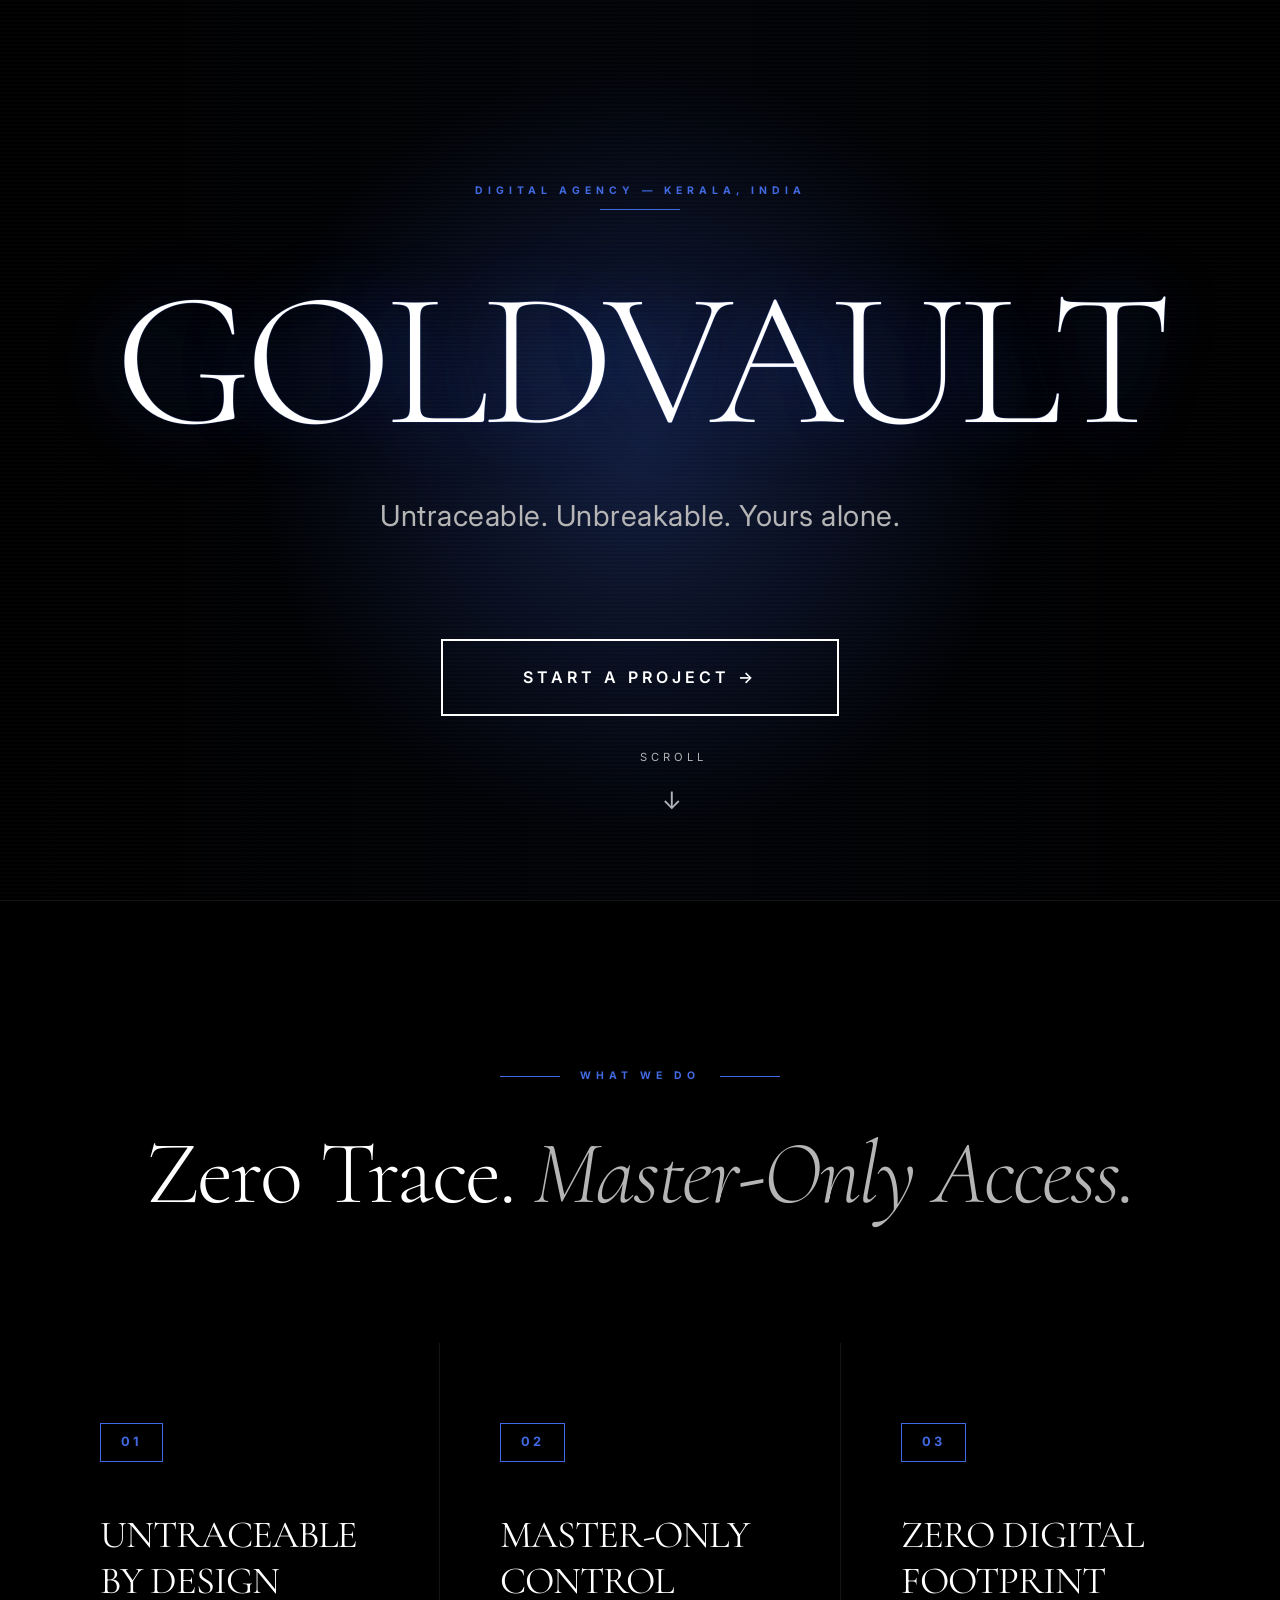
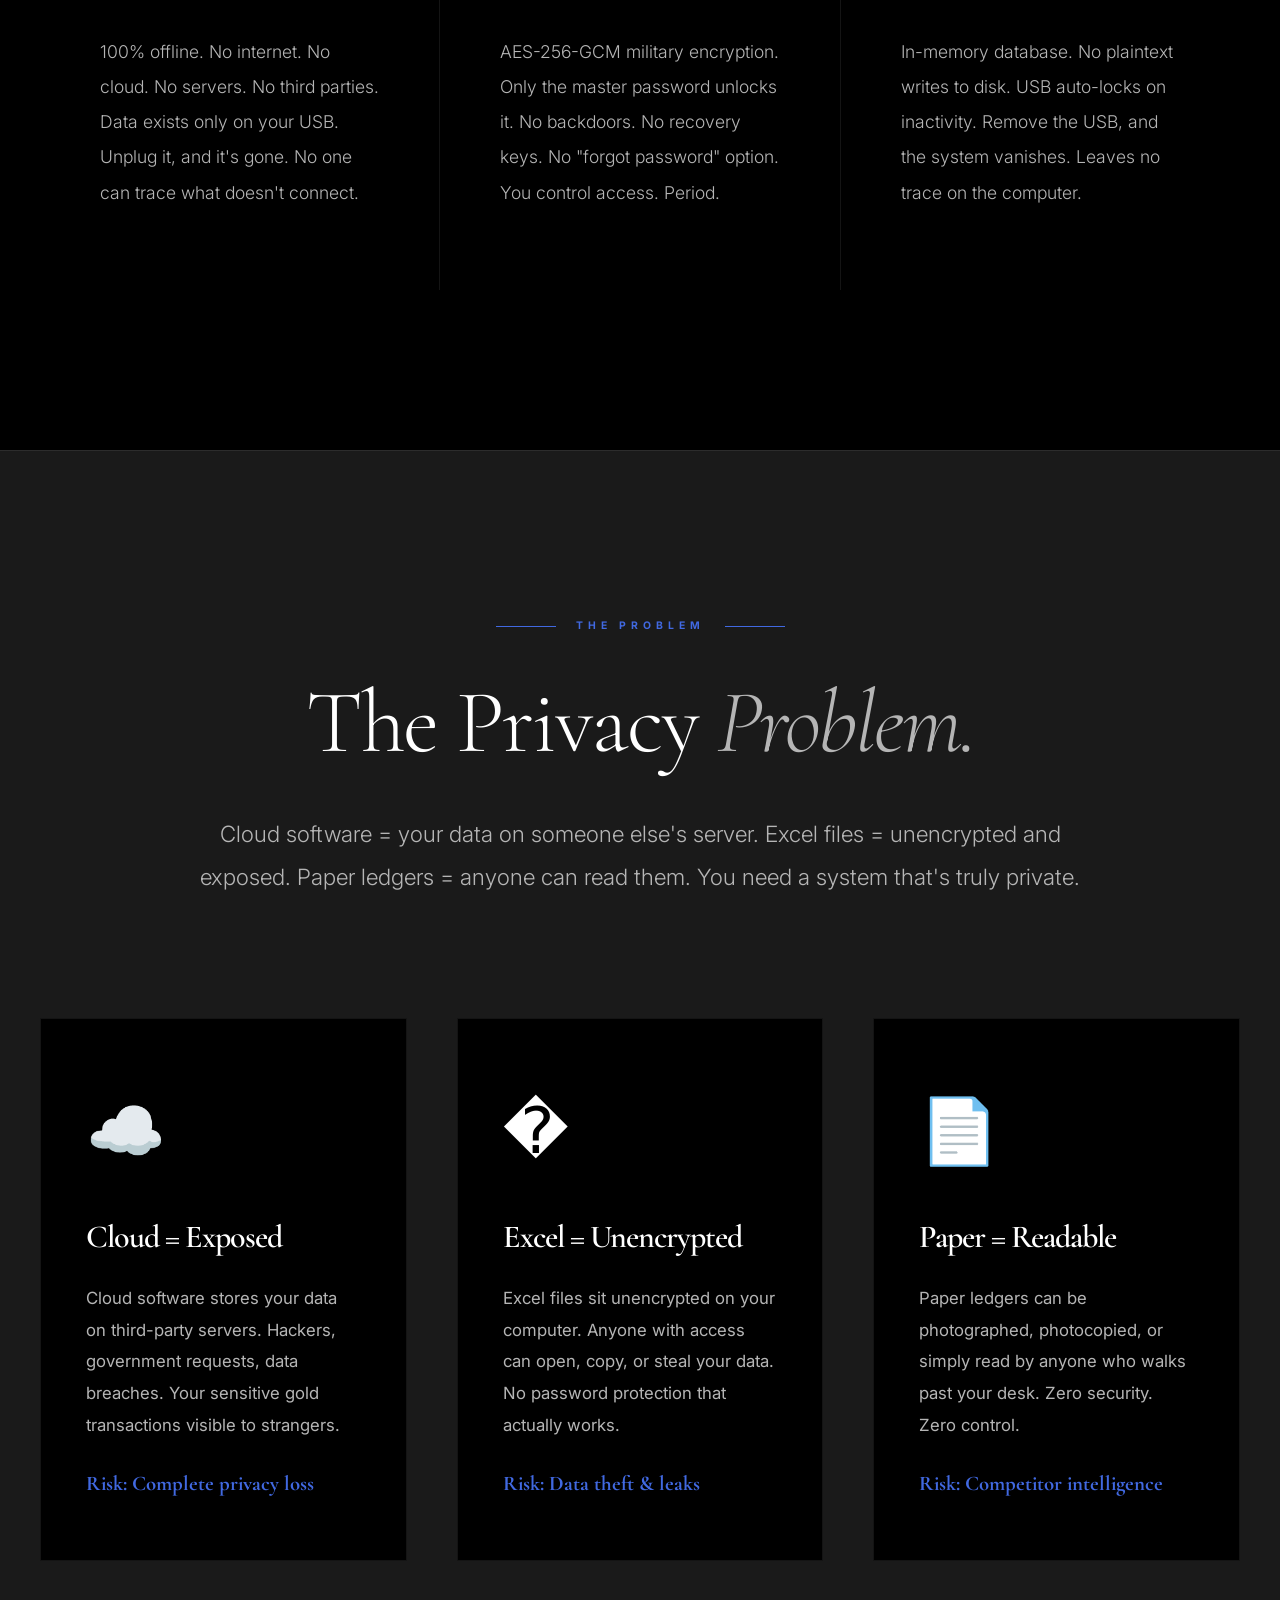
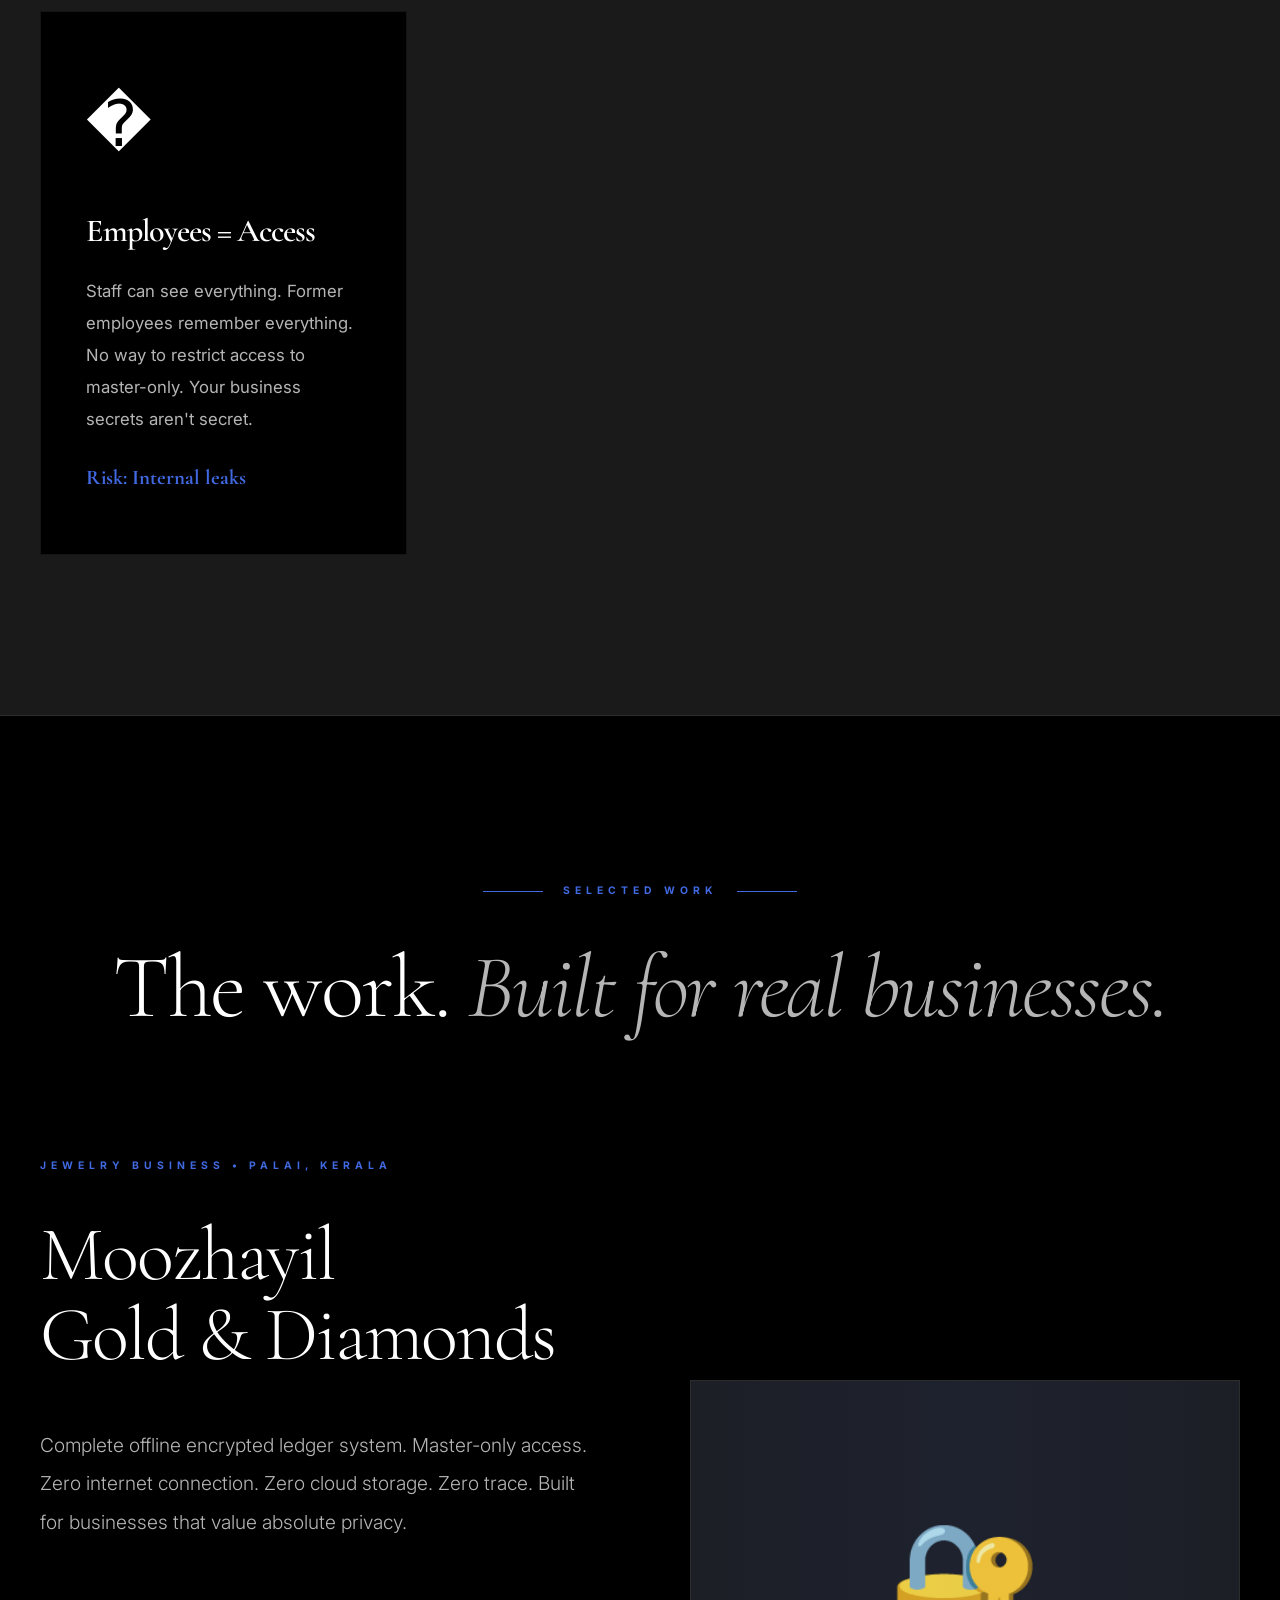
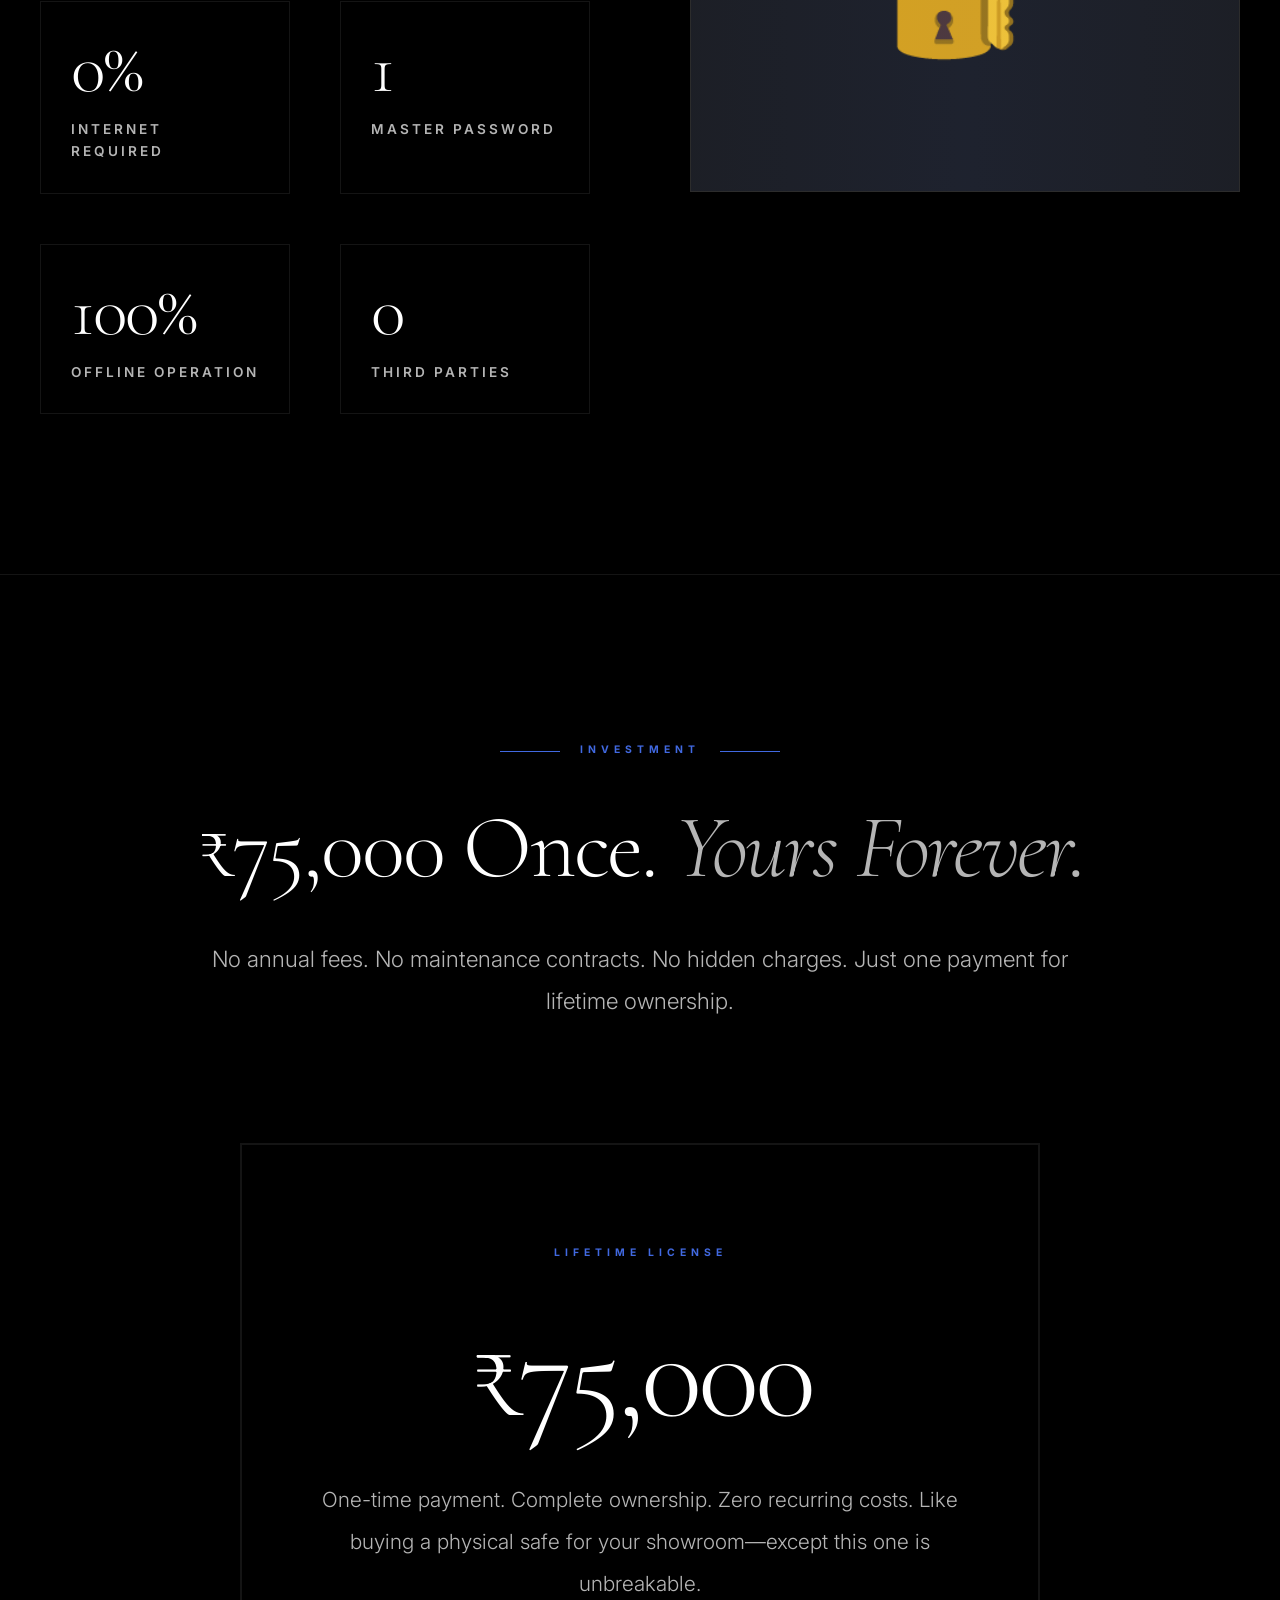
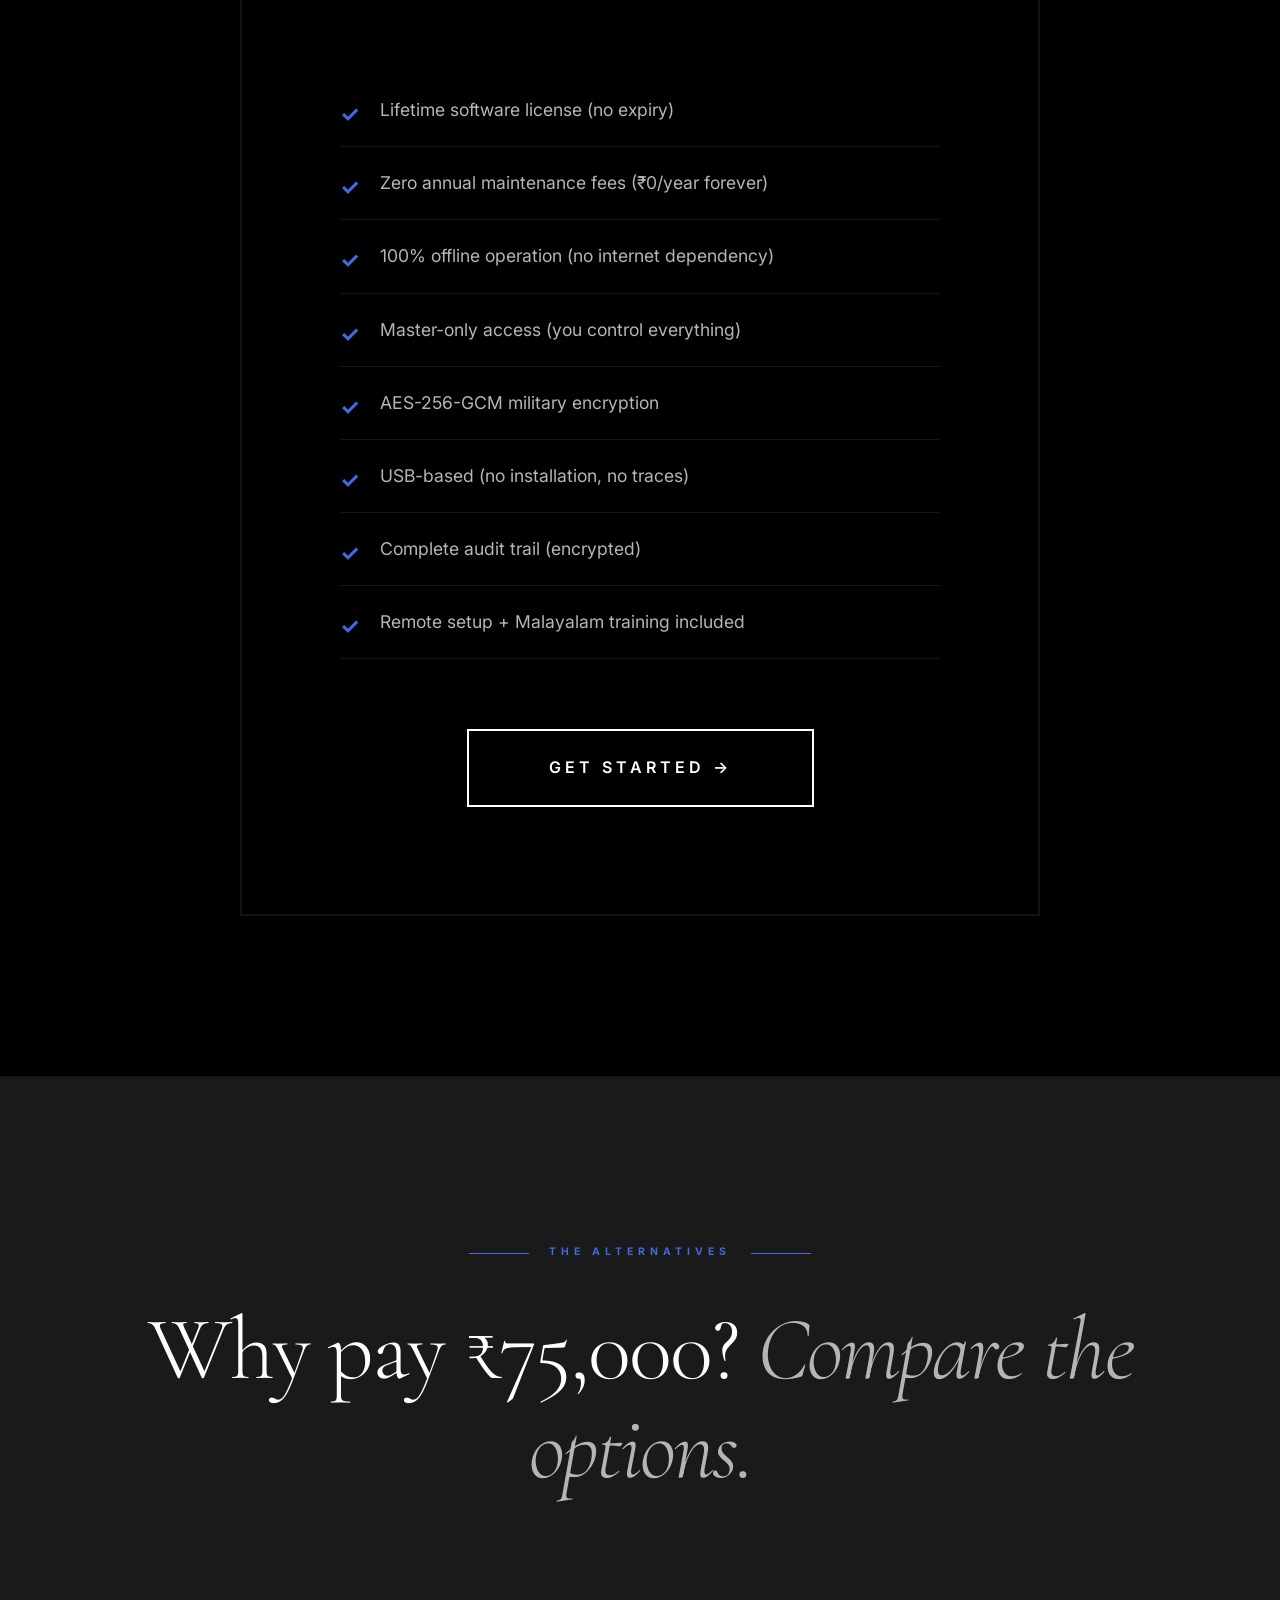
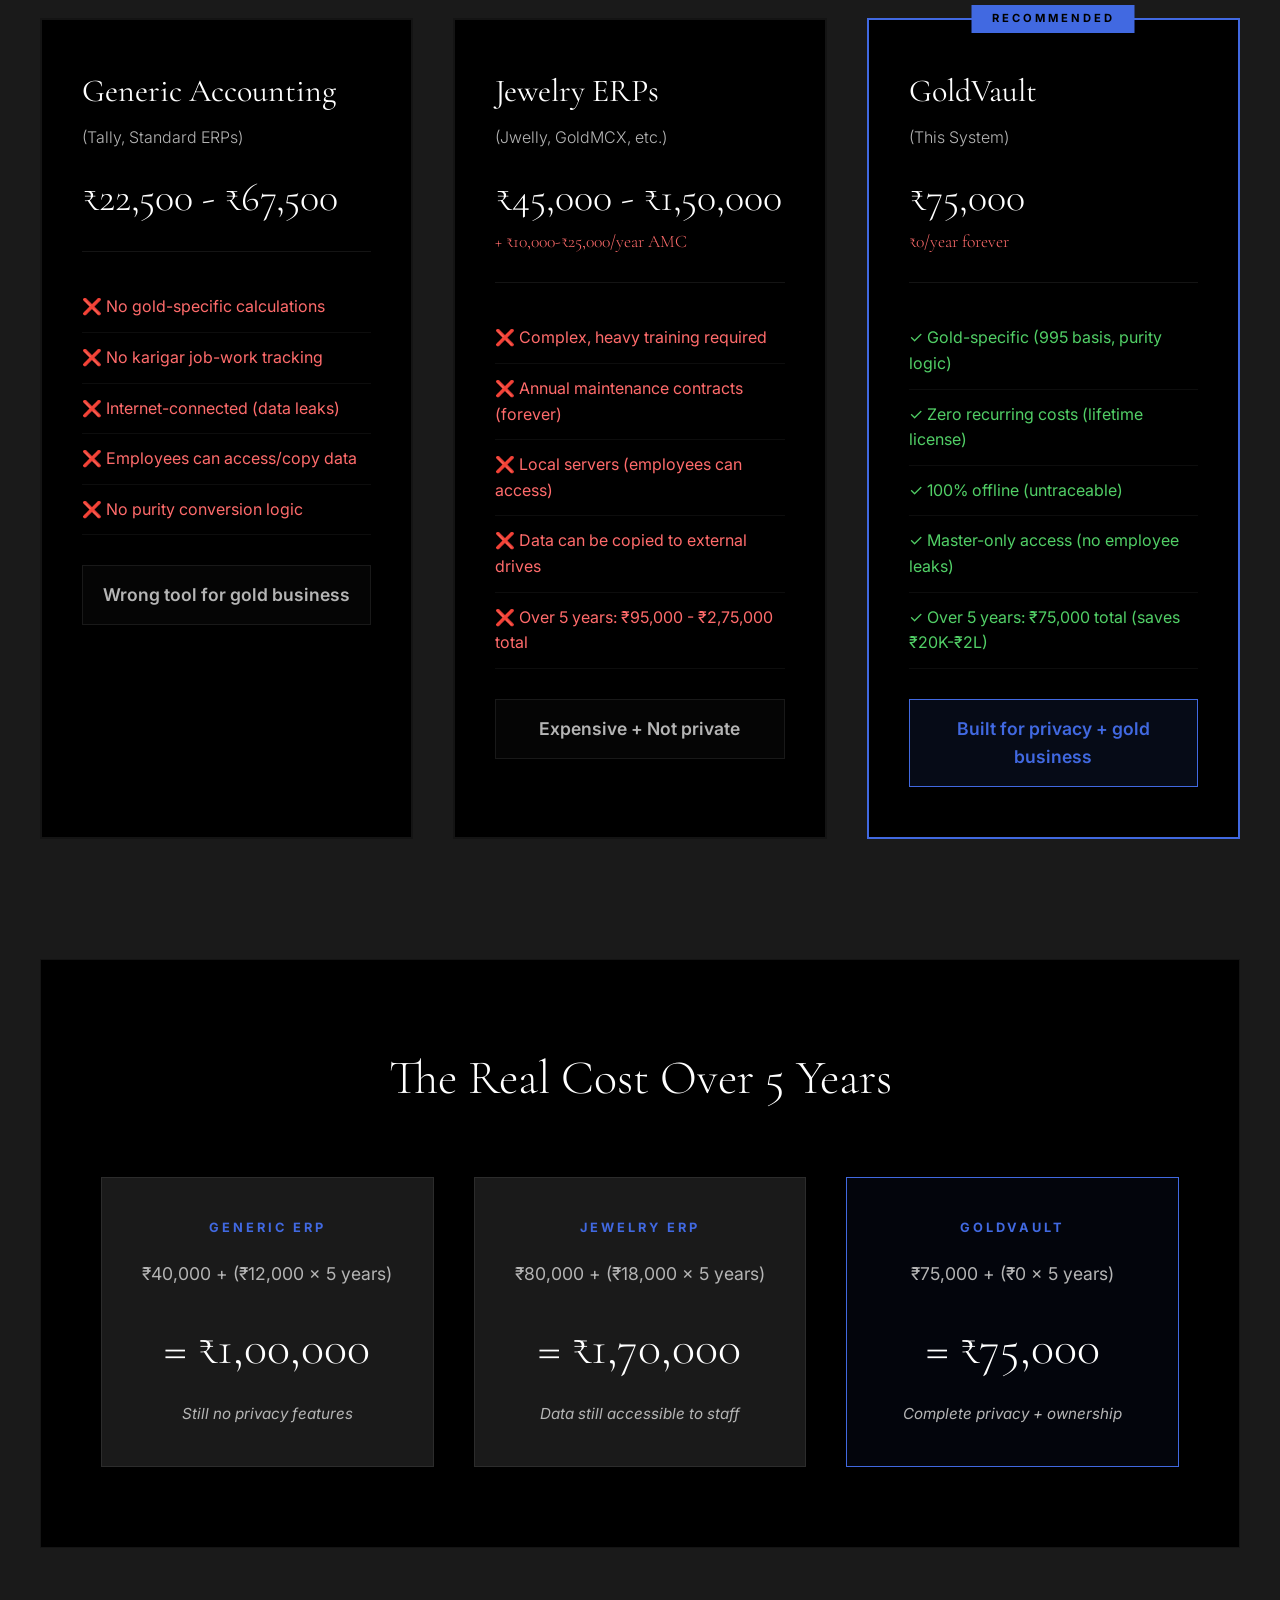
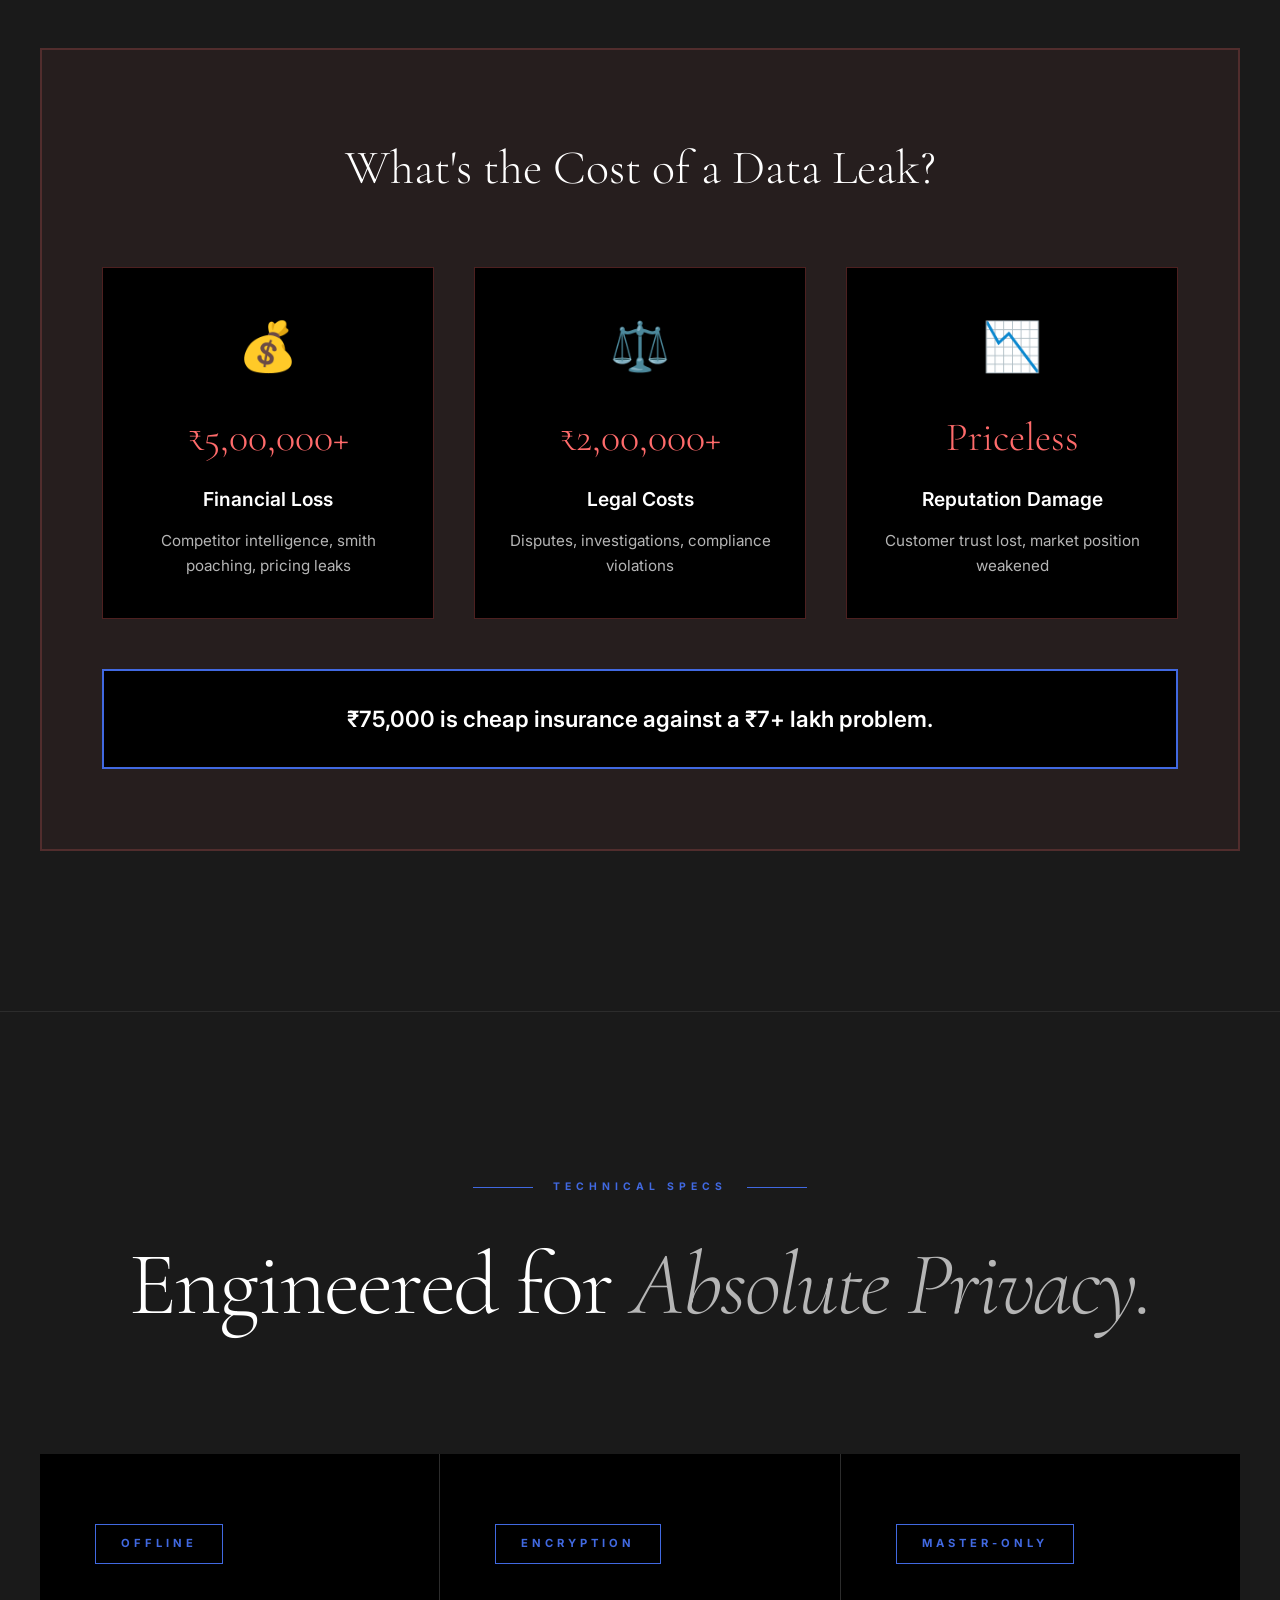
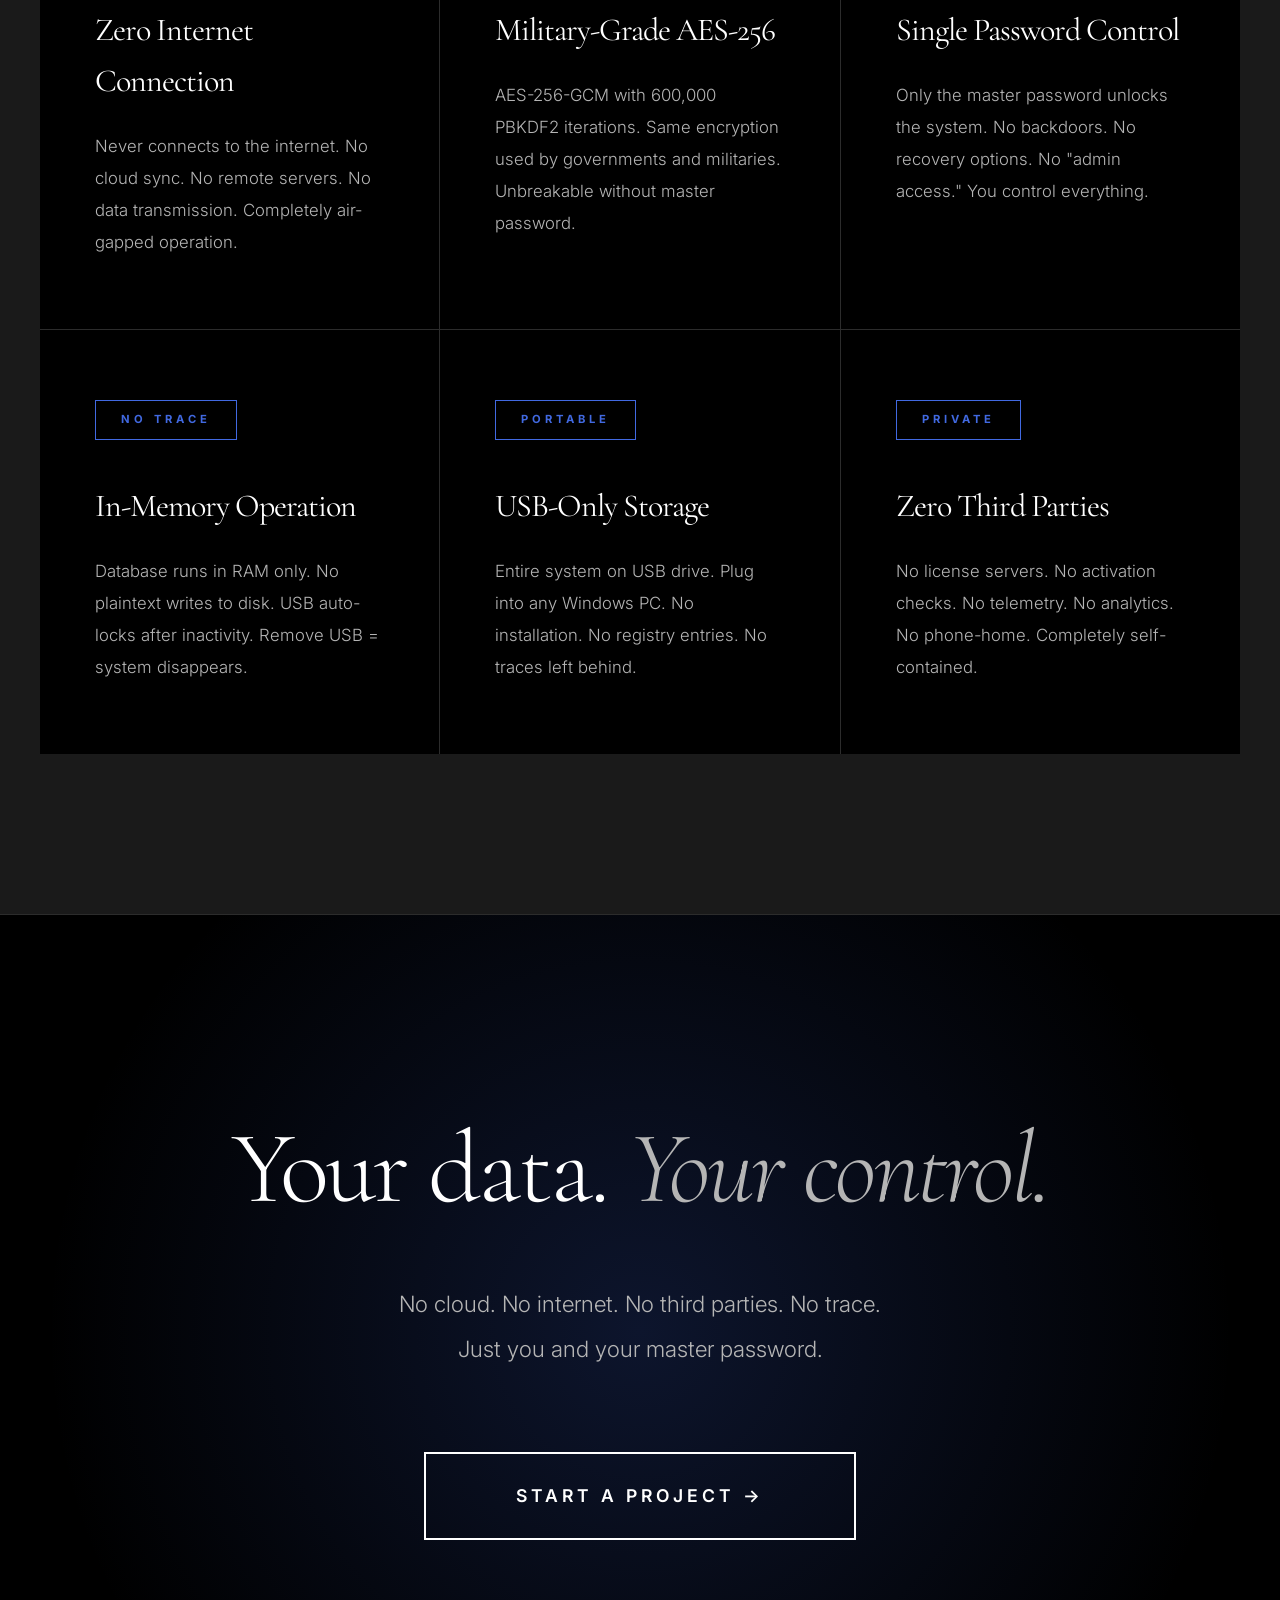
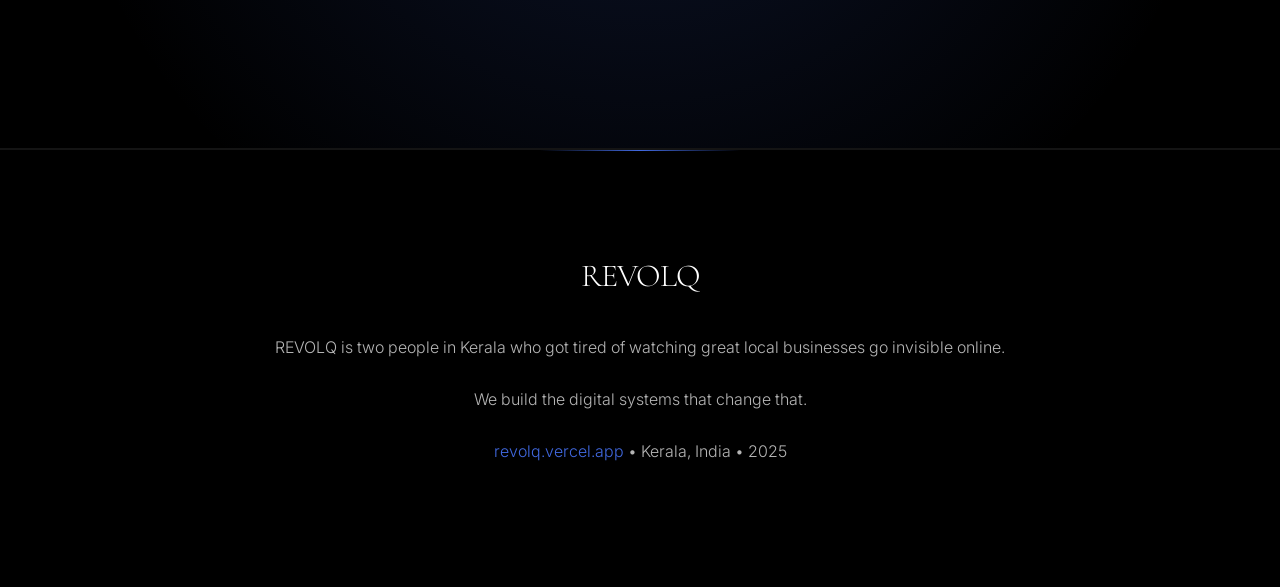
<file: proposal.html>
<!DOCTYPE html>
<html lang="en">
<head>
    <meta charset="UTF-8">
    <meta name="viewport" content="width=device-width, initial-scale=1.0">
    <meta name="description" content="GoldVault - Military-grade encrypted gold ledger system for jewelry businesses in Kerala">
    <meta name="keywords" content="gold ledger, jewelry software, encrypted ledger, Kerala, Moozhayil">
    <title>GoldVault — Secure Gold Ledger System | REVOLQ Digital Agency</title>
    <link rel="preconnect" href="https://fonts.googleapis.com">
    <link rel="preconnect" href="https://fonts.gstatic.com" crossorigin>
    <link href="https://fonts.googleapis.com/css2?family=Cormorant+Garamond:ital,wght@0,300;0,400;0,600;0,700;1,300;1,400;1,600&family=Inter:wght@300;400;500;600;700;800&display=swap" rel="stylesheet">
    <style>
        /* ===== CSS VARIABLES ===== */
        :root {
            --blue: #4169E1;
            --dark-blue: #2C4A9E;
            --light-blue: #6B8FFF;
            --black: #000000;
            --white: #FFFFFF;
            --gray: #b5b5b5;
            --light-gray: #333333;
            --dark-gray: #1a1a1a;
            --border-color: rgba(255, 255, 255, 0.08);
            --hover-bg: rgba(65, 105, 225, 0.05);
            --transition-smooth: cubic-bezier(0.4, 0, 0.2, 1);
            --transition-bounce: cubic-bezier(0.68, -0.55, 0.265, 1.55);
        }

        /* ===== RESET & BASE ===== */
        * {
            margin: 0;
            padding: 0;
            box-sizing: border-box;
        }

        html {
            scroll-behavior: smooth;
        }

        body {
            font-family: 'Inter', -apple-system, BlinkMacSystemFont, 'Segoe UI', sans-serif;
            background: var(--black);
            color: var(--white);
            overflow-x: hidden;
            line-height: 1.6;
            -webkit-font-smoothing: antialiased;
            -moz-osx-font-smoothing: grayscale;
        }

        ::selection {
            background: var(--blue);
            color: var(--white);
        }

        /* ===== HERO SECTION ===== */
        .hero {
            min-height: 100vh;
            display: flex;
            flex-direction: column;
            justify-content: center;
            align-items: center;
            position: relative;
            background: var(--black);
            overflow: hidden;
            padding: 60px 30px;
        }

        .hero::before {
            content: '';
            position: absolute;
            top: 50%;
            left: 50%;
            width: 1000px;
            height: 1000px;
            background: radial-gradient(circle, rgba(65, 105, 225, 0.25) 0%, transparent 70%);
            transform: translate(-50%, -50%);
            animation: pulseGlow 10s ease-in-out infinite;
            pointer-events: none;
        }

        @keyframes pulseGlow {
            0%, 100% {
                transform: translate(-50%, -50%) scale(1);
                opacity: 0.4;
            }
            50% {
                transform: translate(-50%, -50%) scale(1.3);
                opacity: 0.7;
            }
        }

        .hero::after {
            content: '';
            position: absolute;
            top: 0;
            left: 0;
            right: 0;
            bottom: 0;
            background: 
                linear-gradient(90deg, transparent 0%, rgba(65, 105, 225, 0.03) 50%, transparent 100%),
                repeating-linear-gradient(0deg, transparent, transparent 2px, rgba(255, 255, 255, 0.01) 2px, rgba(255, 255, 255, 0.01) 4px);
            pointer-events: none;
            animation: scanlines 8s linear infinite;
        }

        @keyframes scanlines {
            0% {
                transform: translateY(0);
            }
            100% {
                transform: translateY(20px);
            }
        }

        .hero-content {
            position: relative;
            z-index: 2;
            text-align: center;
            max-width: 1100px;
        }

        .revolq-badge {
            font-size: 0.65rem;
            color: var(--blue);
            font-weight: 700;
            letter-spacing: 5px;
            margin-bottom: 80px;
            opacity: 0;
            animation: fadeSlideUp 1.2s var(--transition-smooth) 0.3s forwards;
            text-transform: uppercase;
            position: relative;
            display: inline-block;
        }

        .revolq-badge::after {
            content: '';
            position: absolute;
            bottom: -10px;
            left: 50%;
            transform: translateX(-50%);
            width: 40px;
            height: 1px;
            background: var(--blue);
            animation: expandWidth 1s var(--transition-smooth) 1.5s forwards;
            width: 0;
        }

        @keyframes expandWidth {
            to {
                width: 80px;
            }
        }

        @keyframes fadeSlideUp {
            from {
                opacity: 0;
                transform: translateY(40px);
            }
            to {
                opacity: 1;
                transform: translateY(0);
            }
        }

        .logo-text {
            font-family: 'Cormorant Garamond', serif;
            font-size: clamp(5rem, 15vw, 12rem);
            font-weight: 300;
            color: var(--white);
            margin-bottom: 50px;
            letter-spacing: -6px;
            opacity: 0;
            animation: fadeSlideUp 1.4s var(--transition-smooth) 0.6s forwards;
            line-height: 0.85;
            text-shadow: 0 0 80px rgba(65, 105, 225, 0.3);
            position: relative;
        }

        .logo-text::before {
            content: 'GOLDVAULT';
            position: absolute;
            top: 0;
            left: 0;
            right: 0;
            color: transparent;
            -webkit-text-stroke: 1px rgba(65, 105, 225, 0.3);
            z-index: -1;
            animation: glitchText 3s ease-in-out infinite;
        }

        @keyframes glitchText {
            0%, 100% {
                transform: translate(0, 0);
                opacity: 0.3;
            }
            25% {
                transform: translate(2px, -2px);
                opacity: 0.5;
            }
            50% {
                transform: translate(-2px, 2px);
                opacity: 0.4;
            }
            75% {
                transform: translate(2px, 2px);
                opacity: 0.5;
            }
        }

        .tagline {
            font-size: clamp(1.2rem, 2.5vw, 1.8rem);
            font-weight: 400;
            margin-bottom: 100px;
            color: var(--gray);
            opacity: 0;
            animation: fadeSlideUp 1.4s var(--transition-smooth) 0.9s forwards;
            line-height: 1.6;
            letter-spacing: 0.5px;
        }

        .cta-button {
            display: inline-block;
            padding: 24px 80px;
            background: transparent;
            color: var(--white);
            text-decoration: none;
            font-weight: 600;
            font-size: 1rem;
            border: 2px solid var(--white);
            transition: all 0.5s var(--transition-smooth);
            opacity: 0;
            animation: fadeSlideUp 1.4s var(--transition-smooth) 1.2s forwards;
            text-transform: uppercase;
            letter-spacing: 4px;
            position: relative;
            overflow: hidden;
            z-index: 1;
        }

        .cta-button::before {
            content: '';
            position: absolute;
            top: 50%;
            left: 50%;
            width: 0;
            height: 0;
            background: var(--white);
            transition: all 0.6s var(--transition-smooth);
            transform: translate(-50%, -50%);
            border-radius: 50%;
            z-index: -1;
        }

        .cta-button:hover {
            color: var(--black);
            border-color: var(--white);
            transform: translateY(-3px);
            box-shadow: 0 20px 40px rgba(65, 105, 225, 0.3);
        }

        .cta-button:hover::before {
            width: 400px;
            height: 400px;
        }

        .scroll-indicator {
            position: absolute;
            bottom: 80px;
            left: 50%;
            transform: translateX(-50%);
            font-size: 0.7rem;
            color: var(--gray);
            opacity: 0;
            animation: fadeSlideUp 1.4s var(--transition-smooth) 1.5s forwards, bounce 2.5s ease-in-out 3s infinite;
            text-transform: uppercase;
            letter-spacing: 4px;
            display: flex;
            flex-direction: column;
            align-items: center;
            gap: 15px;
        }

        .scroll-indicator::after {
            content: '↓';
            font-size: 1.5rem;
            display: block;
            animation: arrowBounce 2s ease-in-out infinite;
        }

        @keyframes bounce {
            0%, 100% {
                transform: translateX(-50%) translateY(0);
            }
            50% {
                transform: translateX(-50%) translateY(15px);
            }
        }

        @keyframes arrowBounce {
            0%, 100% {
                transform: translateY(0);
                opacity: 1;
            }
            50% {
                transform: translateY(10px);
                opacity: 0.5;
            }
        }

        /* ===== SECTION BASE STYLES ===== */
        section {
            padding: 160px 40px;
            max-width: 1600px;
            margin: 0 auto;
            position: relative;
        }

        .section-header {
            text-align: center;
            margin-bottom: 120px;
            opacity: 0;
            transform: translateY(60px);
            transition: all 1s var(--transition-smooth);
        }

        .section-header.visible {
            opacity: 1;
            transform: translateY(0);
        }

        .section-label {
            font-size: 0.65rem;
            color: var(--blue);
            font-weight: 700;
            letter-spacing: 5px;
            margin-bottom: 40px;
            text-transform: uppercase;
            position: relative;
            display: inline-block;
        }

        .section-label::before,
        .section-label::after {
            content: '';
            position: absolute;
            top: 50%;
            width: 60px;
            height: 1px;
            background: var(--blue);
        }

        .section-label::before {
            right: calc(100% + 20px);
        }

        .section-label::after {
            left: calc(100% + 20px);
        }

        .section-title {
            font-family: 'Cormorant Garamond', serif;
            font-size: clamp(3.5rem, 7vw, 6.5rem);
            font-weight: 300;
            color: var(--white);
            margin-bottom: 40px;
            line-height: 1.1;
            letter-spacing: -2px;
        }

        .section-title em {
            font-style: italic;
            color: var(--gray);
        }

        .section-subtitle {
            font-size: clamp(1.1rem, 2vw, 1.4rem);
            color: var(--gray);
            max-width: 900px;
            margin: 0 auto;
            line-height: 1.9;
            font-weight: 300;
        }

        /* ===== WHAT WE DO SECTION ===== */
        .what-we-do {
            background: var(--black);
            border-top: 1px solid var(--border-color);
        }

        .service-grid {
            display: grid;
            grid-template-columns: repeat(auto-fit, minmax(380px, 1fr));
            gap: 1px;
            background: var(--border-color);
        }

        .service-card {
            background: var(--black);
            padding: 80px 60px;
            transition: all 0.6s var(--transition-smooth);
            position: relative;
            opacity: 0;
            transform: translateY(60px);
            overflow: hidden;
        }

        .service-card.visible {
            opacity: 1;
            transform: translateY(0);
        }

        .service-card::before {
            content: '';
            position: absolute;
            top: 0;
            left: 0;
            width: 0;
            height: 3px;
            background: linear-gradient(90deg, var(--blue), var(--light-blue));
            transition: width 0.8s var(--transition-smooth);
        }

        .service-card:hover::before {
            width: 100%;
        }

        .service-card::after {
            content: '';
            position: absolute;
            top: 0;
            left: 0;
            right: 0;
            bottom: 0;
            background: radial-gradient(circle at top left, rgba(65, 105, 225, 0.08) 0%, transparent 60%);
            opacity: 0;
            transition: opacity 0.6s var(--transition-smooth);
            pointer-events: none;
        }

        .service-card:hover::after {
            opacity: 1;
        }

        .service-card:hover {
            background: rgba(65, 105, 225, 0.02);
            transform: translateY(-8px);
        }

        .service-number {
            font-size: 0.8rem;
            color: var(--blue);
            font-weight: 700;
            margin-bottom: 50px;
            letter-spacing: 3px;
            display: inline-block;
            padding: 8px 20px;
            border: 1px solid var(--blue);
            transition: all 0.4s var(--transition-smooth);
        }

        .service-card:hover .service-number {
            background: var(--blue);
            color: var(--black);
            transform: translateX(10px);
        }

        .service-title {
            font-family: 'Cormorant Garamond', serif;
            font-size: clamp(1.8rem, 3vw, 2.5rem);
            font-weight: 400;
            color: var(--white);
            margin-bottom: 30px;
            line-height: 1.2;
            letter-spacing: -1px;
        }

        .service-desc {
            font-size: 1.1rem;
            color: var(--gray);
            line-height: 2;
            font-weight: 300;
        }

        /* ===== PROBLEM SECTION ===== */
        .problem-section {
            background: var(--dark-gray);
            border-top: 1px solid var(--border-color);
            border-bottom: 1px solid var(--border-color);
        }

        .problem-grid {
            display: grid;
            grid-template-columns: repeat(auto-fit, minmax(320px, 1fr));
            gap: 50px;
            margin-top: 80px;
        }

        .problem-card {
            background: var(--black);
            padding: 60px 45px;
            border: 1px solid var(--border-color);
            transition: all 0.5s var(--transition-smooth);
            opacity: 0;
            transform: translateY(60px) scale(0.95);
            position: relative;
            overflow: hidden;
        }

        .problem-card.visible {
            opacity: 1;
            transform: translateY(0) scale(1);
        }

        .problem-card::before {
            content: '';
            position: absolute;
            top: -2px;
            left: -2px;
            right: -2px;
            bottom: -2px;
            background: linear-gradient(135deg, var(--blue), var(--light-blue));
            opacity: 0;
            transition: opacity 0.5s var(--transition-smooth);
            z-index: -1;
        }

        .problem-card:hover::before {
            opacity: 0.1;
        }

        .problem-card:hover {
            transform: translateY(-10px) scale(1.02);
            border-color: var(--blue);
            box-shadow: 0 30px 60px rgba(65, 105, 225, 0.2);
        }

        .problem-icon {
            font-size: 4rem;
            margin-bottom: 30px;
            display: inline-block;
            animation: iconFloat 3s ease-in-out infinite;
        }

        @keyframes iconFloat {
            0%, 100% {
                transform: translateY(0) rotate(0deg);
            }
            50% {
                transform: translateY(-10px) rotate(5deg);
            }
        }

        .problem-title {
            font-family: 'Cormorant Garamond', serif;
            font-size: 2rem;
            font-weight: 600;
            color: var(--white);
            margin-bottom: 20px;
            letter-spacing: -1px;
        }

        .problem-desc {
            font-size: 1.05rem;
            color: var(--gray);
            line-height: 1.9;
            margin-bottom: 25px;
        }

        .problem-cost {
            font-size: 1.3rem;
            color: var(--blue);
            font-weight: 700;
            font-family: 'Cormorant Garamond', serif;
        }

        /* ===== WORK SECTION ===== */
        .work-section {
            background: var(--black);
            border-bottom: 1px solid var(--border-color);
        }

        .work-grid {
            margin-top: 100px;
        }

        .work-item {
            display: grid;
            grid-template-columns: 1fr 1fr;
            gap: 100px;
            align-items: center;
            opacity: 0;
            transform: translateY(80px);
            transition: all 1s var(--transition-smooth);
        }

        .work-item.visible {
            opacity: 1;
            transform: translateY(0);
        }

        .work-category {
            font-size: 0.65rem;
            color: var(--blue);
            font-weight: 700;
            letter-spacing: 5px;
            margin-bottom: 40px;
            text-transform: uppercase;
        }

        .work-title {
            font-family: 'Cormorant Garamond', serif;
            font-size: clamp(3rem, 6vw, 5rem);
            font-weight: 300;
            color: var(--white);
            margin-bottom: 50px;
            line-height: 1.05;
            letter-spacing: -2px;
        }

        .work-desc {
            font-size: 1.2rem;
            color: var(--gray);
            line-height: 2;
            margin-bottom: 60px;
            font-weight: 300;
        }

        .work-stats {
            display: grid;
            grid-template-columns: repeat(2, 1fr);
            gap: 50px;
        }

        .stat-item {
            opacity: 0;
            transform: translateY(40px);
            transition: all 0.7s var(--transition-smooth);
            padding: 30px;
            border: 1px solid var(--border-color);
            transition: all 0.5s var(--transition-smooth);
        }

        .stat-item.visible {
            opacity: 1;
            transform: translateY(0);
        }

        .stat-item:hover {
            border-color: var(--blue);
            background: var(--hover-bg);
            transform: translateY(-5px);
        }

        .stat-value {
            font-family: 'Cormorant Garamond', serif;
            font-size: 4.5rem;
            font-weight: 300;
            color: var(--white);
            margin-bottom: 15px;
            line-height: 1;
            letter-spacing: -2px;
        }

        .stat-label {
            font-size: 0.85rem;
            color: var(--gray);
            text-transform: uppercase;
            letter-spacing: 3px;
            font-weight: 600;
        }

        .work-image {
            background: var(--dark-gray);
            border: 1px solid var(--border-color);
            aspect-ratio: 4/3;
            display: flex;
            align-items: center;
            justify-content: center;
            font-size: 8rem;
            transition: all 0.8s var(--transition-smooth);
            opacity: 0;
            transform: scale(0.9) rotate(-2deg);
            position: relative;
            overflow: hidden;
        }

        .work-image.visible {
            opacity: 1;
            transform: scale(1) rotate(0deg);
        }

        .work-image::before {
            content: '';
            position: absolute;
            top: -50%;
            left: -50%;
            width: 200%;
            height: 200%;
            background: linear-gradient(45deg, transparent, rgba(65, 105, 225, 0.1), transparent);
            transform: rotate(45deg);
            animation: shimmer 3s ease-in-out infinite;
            pointer-events: none;
        }

        @keyframes shimmer {
            0% {
                transform: translateX(-100%) translateY(-100%) rotate(45deg);
            }
            100% {
                transform: translateX(100%) translateY(100%) rotate(45deg);
            }
        }

        .work-image:hover {
            transform: scale(1.05) rotate(1deg);
            border-color: var(--blue);
            box-shadow: 0 40px 80px rgba(65, 105, 225, 0.3);
        }

        /* ===== INVESTMENT SECTION ===== */
        .investment {
            background: var(--black);
            border-bottom: 1px solid var(--border-color);
            text-align: center;
            position: relative;
            overflow: hidden;
        }

        .investment::before {
            content: '';
            position: absolute;
            top: 50%;
            left: 50%;
            width: 800px;
            height: 800px;
            background: radial-gradient(circle, rgba(65, 105, 225, 0.1) 0%, transparent 70%);
            transform: translate(-50%, -50%);
            animation: pulseGlow 8s ease-in-out infinite;
        }

        .price-card {
            max-width: 800px;
            margin: 0 auto;
            background: var(--black);
            border: 2px solid var(--border-color);
            padding: 100px 80px;
            transition: all 0.8s var(--transition-smooth);
            opacity: 0;
            transform: translateY(80px) scale(0.95);
            position: relative;
            z-index: 1;
        }

        .price-card.visible {
            opacity: 1;
            transform: translateY(0) scale(1);
        }

        .price-card::before {
            content: '';
            position: absolute;
            top: -3px;
            left: -3px;
            right: -3px;
            bottom: -3px;
            background: linear-gradient(135deg, var(--blue), var(--light-blue), var(--blue));
            background-size: 200% 200%;
            opacity: 0;
            transition: opacity 0.6s var(--transition-smooth);
            z-index: -1;
            animation: gradientShift 3s ease infinite;
        }

        @keyframes gradientShift {
            0%, 100% {
                background-position: 0% 50%;
            }
            50% {
                background-position: 100% 50%;
            }
        }

        .price-card:hover::before {
            opacity: 0.15;
        }

        .price-card:hover {
            transform: translateY(-10px) scale(1.01);
            box-shadow: 0 40px 80px rgba(65, 105, 225, 0.25);
            background: var(--dark-gray);
        }

        .price-label {
            font-size: 0.65rem;
            color: var(--blue);
            font-weight: 700;
            letter-spacing: 5px;
            margin-bottom: 50px;
            text-transform: uppercase;
        }

        .price-amount {
            font-family: 'Cormorant Garamond', serif;
            font-size: clamp(5rem, 10vw, 8rem);
            font-weight: 300;
            color: var(--white);
            margin-bottom: 40px;
            line-height: 1;
            letter-spacing: -4px;
            position: relative;
            display: inline-block;
        }

        .price-amount::after {
            content: '';
            position: absolute;
            bottom: -20px;
            left: 50%;
            transform: translateX(-50%);
            width: 0;
            height: 3px;
            background: linear-gradient(90deg, transparent, var(--blue), transparent);
            transition: width 1s var(--transition-smooth);
        }

        .price-card:hover .price-amount::after {
            width: 100%;
        }

        .price-desc {
            font-size: 1.3rem;
            color: var(--gray);
            margin-bottom: 70px;
            line-height: 2;
            font-weight: 300;
        }

        .price-features {
            list-style: none;
            text-align: left;
            margin-bottom: 70px;
            max-width: 600px;
            margin-left: auto;
            margin-right: auto;
        }

        .price-features li {
            padding: 22px 0;
            border-bottom: 1px solid var(--border-color);
            font-size: 1.1rem;
            color: var(--gray);
            transition: all 0.4s var(--transition-smooth);
            opacity: 0;
            transform: translateX(-30px);
            position: relative;
            padding-left: 40px;
        }

        .price-features li.visible {
            opacity: 1;
            transform: translateX(0);
        }

        .price-features li:hover {
            color: var(--white);
            padding-left: 50px;
            border-color: var(--blue);
            background: rgba(65, 105, 225, 0.03);
        }

        .price-features li::before {
            content: '✓';
            color: var(--blue);
            position: absolute;
            left: 0;
            font-weight: bold;
            font-size: 1.4rem;
            transition: all 0.4s var(--transition-smooth);
        }

        .price-features li:hover::before {
            transform: scale(1.3) rotate(360deg);
        }

        .price-cta {
            display: inline-block;
            padding: 24px 80px;
            background: transparent;
            color: var(--white);
            text-decoration: none;
            font-weight: 600;
            font-size: 1rem;
            border: 2px solid var(--white);
            transition: all 0.5s var(--transition-smooth);
            text-transform: uppercase;
            letter-spacing: 4px;
            position: relative;
            overflow: hidden;
            z-index: 1;
        }

        .price-cta::before {
            content: '';
            position: absolute;
            top: 50%;
            left: 50%;
            width: 0;
            height: 0;
            background: var(--white);
            transition: all 0.6s var(--transition-smooth);
            transform: translate(-50%, -50%);
            border-radius: 50%;
            z-index: -1;
        }

        .price-cta:hover {
            color: var(--black);
            transform: translateY(-3px);
            box-shadow: 0 20px 40px rgba(255, 255, 255, 0.3);
        }

        .price-cta:hover::before {
            width: 500px;
            height: 500px;
        }

        /* ===== TECH SECTION ===== */
        .tech-section {
            background: var(--dark-gray);
            border-bottom: 1px solid var(--border-color);
        }

        .tech-grid {
            display: grid;
            grid-template-columns: repeat(auto-fit, minmax(350px, 1fr));
            gap: 1px;
            background: var(--border-color);
            margin-top: 80px;
        }

        .tech-card {
            background: var(--black);
            padding: 70px 55px;
            transition: all 0.6s var(--transition-smooth);
            opacity: 0;
            transform: translateY(60px);
            position: relative;
            overflow: hidden;
        }

        .tech-card.visible {
            opacity: 1;
            transform: translateY(0);
        }

        .tech-card::after {
            content: '';
            position: absolute;
            bottom: 0;
            right: 0;
            width: 0;
            height: 3px;
            background: linear-gradient(90deg, transparent, var(--blue));
            transition: width 0.8s var(--transition-smooth);
        }

        .tech-card:hover::after {
            width: 100%;
        }

        .tech-card:hover {
            background: rgba(65, 105, 225, 0.02);
            transform: translateY(-8px);
        }

        .tech-number {
            font-size: 0.7rem;
            color: var(--blue);
            font-weight: 700;
            margin-bottom: 40px;
            letter-spacing: 4px;
            text-transform: uppercase;
            display: inline-block;
            padding: 10px 25px;
            border: 1px solid var(--blue);
            transition: all 0.4s var(--transition-smooth);
        }

        .tech-card:hover .tech-number {
            background: var(--blue);
            color: var(--black);
            transform: translateY(-5px);
        }

        .tech-title {
            font-family: 'Cormorant Garamond', serif;
            font-size: 2rem;
            font-weight: 400;
            color: var(--white);
            margin-bottom: 25px;
            letter-spacing: -1px;
        }

        .tech-desc {
            font-size: 1.05rem;
            color: var(--gray);
            line-height: 1.9;
            font-weight: 300;
        }

        /* ===== COMPARISON SECTION ===== */
        .comparison-section {
            background: var(--dark-gray);
            border-bottom: 1px solid var(--border-color);
            padding: 160px 40px;
        }

        .comparison-grid {
            display: grid;
            grid-template-columns: repeat(auto-fit, minmax(350px, 1fr));
            gap: 40px;
            margin-top: 80px;
            margin-bottom: 120px;
        }

        .comparison-card {
            background: var(--black);
            border: 2px solid var(--border-color);
            padding: 50px 40px;
            transition: all 0.6s var(--transition-smooth);
            opacity: 0;
            transform: translateY(60px);
        }

        .comparison-card.visible {
            opacity: 1;
            transform: translateY(0);
        }

        .comparison-card-highlight {
            border-color: var(--blue);
            position: relative;
        }

        .comparison-card-highlight::before {
            content: 'RECOMMENDED';
            position: absolute;
            top: -15px;
            left: 50%;
            transform: translateX(-50%);
            background: var(--blue);
            color: var(--black);
            padding: 5px 20px;
            font-size: 0.7rem;
            font-weight: 700;
            letter-spacing: 3px;
        }

        .comparison-card:hover {
            transform: translateY(-10px);
            box-shadow: 0 30px 60px rgba(65, 105, 225, 0.2);
        }

        .comparison-header {
            border-bottom: 1px solid var(--border-color);
            padding-bottom: 30px;
            margin-bottom: 30px;
        }

        .comparison-title {
            font-family: 'Cormorant Garamond', serif;
            font-size: 2rem;
            font-weight: 400;
            color: var(--white);
            margin-bottom: 15px;
            line-height: 1.3;
        }

        .comparison-subtitle {
            font-size: 1rem;
            color: var(--gray);
            font-weight: 300;
            font-family: 'Inter', sans-serif;
        }

        .comparison-price {
            font-family: 'Cormorant Garamond', serif;
            font-size: 2.5rem;
            font-weight: 300;
            color: var(--white);
            margin-top: 20px;
            line-height: 1.2;
        }

        .comparison-amc {
            font-size: 1.1rem;
            color: #ff6b6b;
            display: block;
            margin-top: 10px;
        }

        .comparison-problems,
        .comparison-benefits {
            margin-bottom: 30px;
        }

        .comparison-problem,
        .comparison-benefit {
            padding: 12px 0;
            border-bottom: 1px solid rgba(255, 255, 255, 0.05);
            font-size: 1rem;
            color: var(--gray);
            line-height: 1.6;
        }

        .comparison-problem {
            color: #ff6b6b;
        }

        .comparison-benefit {
            color: #51cf66;
        }

        .comparison-verdict {
            font-size: 1.1rem;
            color: var(--gray);
            font-weight: 600;
            text-align: center;
            padding: 15px;
            background: rgba(255, 255, 255, 0.02);
            border: 1px solid var(--border-color);
        }

        .comparison-verdict-highlight {
            background: rgba(65, 105, 225, 0.1);
            border-color: var(--blue);
            color: var(--blue);
        }

        /* ROI Section */
        .roi-section {
            margin-top: 100px;
            padding: 80px 60px;
            background: var(--black);
            border: 1px solid var(--border-color);
        }

        .roi-title {
            font-family: 'Cormorant Garamond', serif;
            font-size: 3rem;
            font-weight: 300;
            color: var(--white);
            text-align: center;
            margin-bottom: 60px;
        }

        .roi-grid {
            display: grid;
            grid-template-columns: repeat(auto-fit, minmax(280px, 1fr));
            gap: 40px;
        }

        .roi-card {
            background: var(--dark-gray);
            padding: 40px 30px;
            border: 1px solid var(--border-color);
            text-align: center;
            transition: all 0.5s var(--transition-smooth);
        }

        .roi-card-highlight {
            border-color: var(--blue);
            background: rgba(65, 105, 225, 0.05);
        }

        .roi-card:hover {
            transform: translateY(-5px);
            box-shadow: 0 20px 40px rgba(65, 105, 225, 0.15);
        }

        .roi-label {
            font-size: 0.8rem;
            color: var(--blue);
            font-weight: 700;
            letter-spacing: 3px;
            margin-bottom: 20px;
            text-transform: uppercase;
        }

        .roi-calc {
            font-size: 1.1rem;
            color: var(--gray);
            margin-bottom: 20px;
            line-height: 1.8;
        }

        .roi-total {
            font-family: 'Cormorant Garamond', serif;
            font-size: 3rem;
            font-weight: 300;
            color: var(--white);
            margin-bottom: 15px;
        }

        .roi-note {
            font-size: 0.95rem;
            color: var(--gray);
            font-style: italic;
        }

        /* Risk Section */
        .risk-section {
            margin-top: 100px;
            padding: 80px 60px;
            background: rgba(255, 107, 107, 0.05);
            border: 2px solid rgba(255, 107, 107, 0.2);
        }

        .risk-title {
            font-family: 'Cormorant Garamond', serif;
            font-size: 3rem;
            font-weight: 300;
            color: var(--white);
            text-align: center;
            margin-bottom: 60px;
        }

        .risk-grid {
            display: grid;
            grid-template-columns: repeat(auto-fit, minmax(280px, 1fr));
            gap: 40px;
            margin-bottom: 50px;
        }

        .risk-item {
            text-align: center;
            padding: 40px 30px;
            background: var(--black);
            border: 1px solid rgba(255, 107, 107, 0.3);
            transition: all 0.5s var(--transition-smooth);
        }

        .risk-item:hover {
            transform: translateY(-5px);
            border-color: #ff6b6b;
            box-shadow: 0 20px 40px rgba(255, 107, 107, 0.2);
        }

        .risk-icon {
            font-size: 3rem;
            margin-bottom: 20px;
        }

        .risk-amount {
            font-family: 'Cormorant Garamond', serif;
            font-size: 2.5rem;
            font-weight: 300;
            color: #ff6b6b;
            margin-bottom: 15px;
        }

        .risk-label {
            font-size: 1.2rem;
            color: var(--white);
            font-weight: 600;
            margin-bottom: 15px;
        }

        .risk-desc {
            font-size: 0.95rem;
            color: var(--gray);
            line-height: 1.6;
        }

        .risk-conclusion {
            font-size: 1.4rem;
            color: var(--white);
            text-align: center;
            font-weight: 600;
            padding: 30px;
            background: var(--black);
            border: 2px solid var(--blue);
        }

        /* ===== FINAL CTA SECTION ===== */
        .final-cta {
            background: var(--black);
            padding: 200px 40px;
            text-align: center;
            border-bottom: 1px solid var(--border-color);
            position: relative;
            overflow: hidden;
        }

        .final-cta::before {
            content: '';
            position: absolute;
            top: 50%;
            left: 50%;
            width: 1200px;
            height: 1200px;
            background: radial-gradient(circle, rgba(65, 105, 225, 0.2) 0%, transparent 70%);
            transform: translate(-50%, -50%);
            animation: pulseGlow 12s ease-in-out infinite;
        }

        .final-cta h2 {
            font-family: 'Cormorant Garamond', serif;
            font-size: clamp(4rem, 8vw, 7rem);
            font-weight: 300;
            color: var(--white);
            margin-bottom: 60px;
            line-height: 1.05;
            letter-spacing: -3px;
            position: relative;
            z-index: 2;
            opacity: 0;
            transform: translateY(80px);
            transition: all 1s var(--transition-smooth);
        }

        .final-cta h2.visible {
            opacity: 1;
            transform: translateY(0);
        }

        .final-cta h2 em {
            font-style: italic;
            color: var(--gray);
        }

        .final-cta p {
            font-size: 1.4rem;
            color: var(--gray);
            margin-bottom: 80px;
            line-height: 2;
            position: relative;
            z-index: 2;
            opacity: 0;
            transform: translateY(80px);
            transition: all 1s var(--transition-smooth);
            transition-delay: 0.2s;
            font-weight: 300;
        }

        .final-cta p.visible {
            opacity: 1;
            transform: translateY(0);
        }

        .final-cta-button {
            display: inline-block;
            padding: 28px 90px;
            background: transparent;
            color: var(--white);
            text-decoration: none;
            font-weight: 600;
            font-size: 1.1rem;
            border: 2px solid var(--white);
            transition: all 0.6s var(--transition-smooth);
            text-transform: uppercase;
            letter-spacing: 4px;
            position: relative;
            overflow: hidden;
            z-index: 2;
            opacity: 0;
            transform: translateY(80px);
        }

        .final-cta-button.visible {
            opacity: 1;
            transform: translateY(0);
            transition-delay: 0.4s;
        }

        .final-cta-button::before {
            content: '';
            position: absolute;
            top: 50%;
            left: 50%;
            width: 0;
            height: 0;
            background: var(--white);
            transition: all 0.7s var(--transition-smooth);
            transform: translate(-50%, -50%);
            border-radius: 50%;
            z-index: -1;
        }

        .final-cta-button:hover {
            color: var(--black);
            transform: translateY(-5px);
            box-shadow: 0 30px 60px rgba(255, 255, 255, 0.4);
        }

        .final-cta-button:hover::before {
            width: 600px;
            height: 600px;
        }

        /* ===== FOOTER ===== */
        footer {
            background: var(--black);
            padding: 100px 40px;
            text-align: center;
            border-top: 1px solid var(--border-color);
            position: relative;
        }

        footer::before {
            content: '';
            position: absolute;
            top: 0;
            left: 50%;
            transform: translateX(-50%);
            width: 200px;
            height: 1px;
            background: linear-gradient(90deg, transparent, var(--blue), transparent);
        }

        footer p {
            color: var(--gray);
            font-size: 1rem;
            margin-bottom: 20px;
            line-height: 2;
            font-weight: 300;
            max-width: 800px;
            margin-left: auto;
            margin-right: auto;
        }

        footer a {
            color: var(--blue);
            text-decoration: none;
            transition: all 0.3s var(--transition-smooth);
            position: relative;
        }

        footer a::after {
            content: '';
            position: absolute;
            bottom: -2px;
            left: 0;
            width: 0;
            height: 1px;
            background: var(--blue);
            transition: width 0.3s var(--transition-smooth);
        }

        footer a:hover {
            color: var(--white);
        }

        footer a:hover::after {
            width: 100%;
        }

        .footer-logo {
            font-family: 'Cormorant Garamond', serif;
            font-size: 2rem;
            font-weight: 300;
            color: var(--white);
            margin-bottom: 30px;
            letter-spacing: -1px;
        }

        /* ===== RESPONSIVE DESIGN ===== */
        @media (max-width: 1400px) {
            .hero::before {
                width: 800px;
                height: 800px;
            }
        }

        @media (max-width: 1200px) {
            section {
                padding: 120px 30px;
            }
            
            .work-item {
                gap: 60px;
            }
            
            .investment::before {
                width: 600px;
                height: 600px;
            }
        }

        @media (max-width: 968px) {
            .hero {
                padding: 40px 20px;
            }

            .revolq-badge {
                margin-bottom: 50px;
            }

            .logo-text {
                margin-bottom: 30px;
            }

            .tagline {
                margin-bottom: 60px;
            }

            .cta-button {
                padding: 20px 60px;
                font-size: 0.95rem;
                letter-spacing: 3px;
            }

            section {
                padding: 100px 25px;
            }

            .section-header {
                margin-bottom: 80px;
            }

            .service-grid {
                grid-template-columns: 1fr;
            }

            .service-card {
                padding: 60px 40px;
            }

            .problem-grid {
                grid-template-columns: 1fr;
                gap: 40px;
            }

            .work-item {
                grid-template-columns: 1fr;
                gap: 50px;
            }

            .work-image {
                order: -1;
                aspect-ratio: 16/9;
            }

            .work-stats {
                grid-template-columns: 1fr;
                gap: 30px;
            }

            .price-card {
                padding: 70px 50px;
            }

            .tech-grid {
                grid-template-columns: 1fr;
            }

            .final-cta {
                padding: 120px 25px;
            }
        }

        @media (max-width: 640px) {
            .hero {
                min-height: 90vh;
            }

            .revolq-badge {
                font-size: 0.6rem;
                letter-spacing: 3px;
                margin-bottom: 40px;
            }

            .cta-button {
                padding: 18px 50px;
                font-size: 0.9rem;
                letter-spacing: 3px;
            }

            .scroll-indicator {
                bottom: 40px;
                font-size: 0.65rem;
            }

            section {
                padding: 80px 20px;
            }

            .section-header {
                margin-bottom: 60px;
            }

            .section-label {
                font-size: 0.6rem;
                letter-spacing: 4px;
            }

            .section-label::before,
            .section-label::after {
                width: 40px;
            }

            .service-card {
                padding: 50px 30px;
            }

            .service-number {
                margin-bottom: 30px;
            }

            .problem-card {
                padding: 50px 30px;
            }

            .problem-icon {
                font-size: 3rem;
            }

            .work-category {
                font-size: 0.6rem;
            }

            .work-desc {
                font-size: 1.1rem;
            }

            .stat-value {
                font-size: 3.5rem;
            }

            .work-image {
                font-size: 5rem;
            }

            .price-card {
                padding: 60px 30px;
            }

            .price-label {
                font-size: 0.6rem;
            }

            .price-features li {
                font-size: 1rem;
                padding: 18px 0;
                padding-left: 35px;
            }

            .price-cta {
                padding: 20px 60px;
                font-size: 0.9rem;
                letter-spacing: 3px;
            }

            .tech-card {
                padding: 50px 35px;
            }

            .comparison-grid {
                grid-template-columns: 1fr;
                gap: 30px;
            }

            .roi-section,
            .risk-section {
                padding: 60px 30px;
            }

            .roi-title,
            .risk-title {
                font-size: 2.5rem;
            }

            .final-cta {
                padding: 100px 20px;
            }

            .final-cta p {
                font-size: 1.2rem;
            }

            .final-cta-button {
                padding: 22px 60px;
                font-size: 1rem;
                letter-spacing: 3px;
            }
        }

        @media (max-width: 480px) {
            .cta-button,
            .price-cta,
            .final-cta-button {
                padding: 18px 40px;
                font-size: 0.85rem;
                letter-spacing: 2px;
            }
            
            .hero {
                min-height: 85vh;
            }
            
            .section-label::before,
            .section-label::after {
                width: 30px;
            }
        }

        @media (max-width: 380px) {
            .logo-text {
                letter-spacing: -4px;
            }
            
            .cta-button,
            .price-cta,
            .final-cta-button {
                padding: 16px 35px;
                width: 100%;
                max-width: 280px;
            }
        }

        /* ===== ACCESSIBILITY IMPROVEMENTS ===== */
        @media (prefers-reduced-motion: reduce) {
            *,
            *::before,
            *::after {
                animation-duration: 0.01ms !important;
                animation-iteration-count: 1 !important;
                transition-duration: 0.01ms !important;
            }
        }

        /* ===== FOCUS STATES ===== */
        a:focus-visible,
        button:focus-visible {
            outline: 2px solid var(--blue);
            outline-offset: 4px;
        }

        /* ===== PRINT STYLES ===== */
        @media print {
            .hero::before,
            .hero::after,
            .scroll-indicator {
                display: none;
            }
            
            section {
                page-break-inside: avoid;
            }

            footer {
                padding: 80px 20px;
            }
        }

        /* ===== UTILITY ANIMATIONS ===== */
        @keyframes fadeIn {
            from {
                opacity: 0;
            }
            to {
                opacity: 1;
            }
        }

        @keyframes slideInLeft {
            from {
                opacity: 0;
                transform: translateX(-50px);
            }
            to {
                opacity: 1;
                transform: translateX(0);
            }
        }

        @keyframes slideInRight {
            from {
                opacity: 0;
                transform: translateX(50px);
            }
            to {
                opacity: 1;
                transform: translateX(0);
            }
        }

        @keyframes scaleIn {
            from {
                opacity: 0;
                transform: scale(0.8);
            }
            to {
                opacity: 1;
                transform: scale(1);
            }
        }

        /* ===== CUSTOM SCROLLBAR ===== */
        ::-webkit-scrollbar {
            width: 10px;
        }

        ::-webkit-scrollbar-track {
            background: var(--black);
        }

        ::-webkit-scrollbar-thumb {
            background: var(--light-gray);
            border-radius: 5px;
        }

        ::-webkit-scrollbar-thumb:hover {
            background: var(--blue);
        }
    </style>
</head>
<body>

    <!-- HERO SECTION -->
    <div class="hero">
        <div class="hero-content">
            <div class="revolq-badge">DIGITAL AGENCY — KERALA, INDIA</div>
            <h1 class="logo-text">GOLDVAULT</h1>
            <p class="tagline">
                Untraceable. Unbreakable. Yours alone.
            </p>
            <a href="#investment" class="cta-button">Start a Project →</a>
        </div>
        <div class="scroll-indicator">Scroll</div>
    </div>

    <!-- WHAT WE DO SECTION -->
    <section class="what-we-do">
        <div class="section-header">
            <div class="section-label">WHAT WE DO</div>
            <h2 class="section-title">Zero Trace. <em>Master-Only Access.</em></h2>
        </div>
        <div class="service-grid">
            <div class="service-card">
                <div class="service-number">01</div>
                <h3 class="service-title">UNTRACEABLE<br>BY DESIGN</h3>
                <p class="service-desc">100% offline. No internet. No cloud. No servers. No third parties. Data exists only on your USB. Unplug it, and it's gone. No one can trace what doesn't connect.</p>
            </div>
            <div class="service-card">
                <div class="service-number">02</div>
                <h3 class="service-title">MASTER-ONLY<br>CONTROL</h3>
                <p class="service-desc">AES-256-GCM military encryption. Only the master password unlocks it. No backdoors. No recovery keys. No "forgot password" option. You control access. Period.</p>
            </div>
            <div class="service-card">
                <div class="service-number">03</div>
                <h3 class="service-title">ZERO DIGITAL<br>FOOTPRINT</h3>
                <p class="service-desc">In-memory database. No plaintext writes to disk. USB auto-locks on inactivity. Remove the USB, and the system vanishes. Leaves no trace on the computer.</p>
            </div>
        </div>
    </section>

    <!-- PROBLEM SECTION -->
    <section class="problem-section">
        <div class="section-header">
            <div class="section-label">THE PROBLEM</div>
            <h2 class="section-title">The Privacy <em>Problem.</em></h2>
            <p class="section-subtitle">Cloud software = your data on someone else's server. Excel files = unencrypted and exposed. Paper ledgers = anyone can read them. You need a system that's truly private.</p>
        </div>
        <div class="problem-grid">
            <div class="problem-card">
                <div class="problem-icon">☁️</div>
                <h3 class="problem-title">Cloud = Exposed</h3>
                <p class="problem-desc">Cloud software stores your data on third-party servers. Hackers, government requests, data breaches. Your sensitive gold transactions visible to strangers.</p>
                <p class="problem-cost">Risk: Complete privacy loss</p>
            </div>
            <div class="problem-card">
                <div class="problem-icon">�</div>
                <h3 class="problem-title">Excel = Unencrypted</h3>
                <p class="problem-desc">Excel files sit unencrypted on your computer. Anyone with access can open, copy, or steal your data. No password protection that actually works.</p>
                <p class="problem-cost">Risk: Data theft & leaks</p>
            </div>
            <div class="problem-card">
                <div class="problem-icon">📄</div>
                <h3 class="problem-title">Paper = Readable</h3>
                <p class="problem-desc">Paper ledgers can be photographed, photocopied, or simply read by anyone who walks past your desk. Zero security. Zero control.</p>
                <p class="problem-cost">Risk: Competitor intelligence</p>
            </div>
            <div class="problem-card">
                <div class="problem-icon">�️</div>
                <h3 class="problem-title">Employees = Access</h3>
                <p class="problem-desc">Staff can see everything. Former employees remember everything. No way to restrict access to master-only. Your business secrets aren't secret.</p>
                <p class="problem-cost">Risk: Internal leaks</p>
            </div>
        </div>
    </section>

    <!-- WORK SECTION -->
    <section class="work-section">
        <div class="section-header">
            <div class="section-label">SELECTED WORK</div>
            <h2 class="section-title">The work. <em>Built for real businesses.</em></h2>
        </div>
        <div class="work-grid">
            <div class="work-item">
                <div class="work-content">
                    <div class="work-category">JEWELRY BUSINESS • PALAI, KERALA</div>
                    <h3 class="work-title">Moozhayil<br>Gold & Diamonds</h3>
                    <p class="work-desc">Complete offline encrypted ledger system. Master-only access. Zero internet connection. Zero cloud storage. Zero trace. Built for businesses that value absolute privacy.</p>
                    <div class="work-stats">
                        <div class="stat-item">
                            <div class="stat-value">0%</div>
                            <div class="stat-label">Internet Required</div>
                        </div>
                        <div class="stat-item">
                            <div class="stat-value">1</div>
                            <div class="stat-label">Master Password</div>
                        </div>
                        <div class="stat-item">
                            <div class="stat-value">100%</div>
                            <div class="stat-label">Offline Operation</div>
                        </div>
                        <div class="stat-item">
                            <div class="stat-value">0</div>
                            <div class="stat-label">Third Parties</div>
                        </div>
                    </div>
                </div>
                <div class="work-image">🔐</div>
            </div>
        </div>
    </section>

    <!-- INVESTMENT SECTION -->
    <section class="investment" id="investment">
        <div class="section-header">
            <div class="section-label">INVESTMENT</div>
            <h2 class="section-title">₹75,000 Once. <em>Yours Forever.</em></h2>
            <p class="section-subtitle">No annual fees. No maintenance contracts. No hidden charges. Just one payment for lifetime ownership.</p>
        </div>
        <div class="price-card">
            <div class="price-label">LIFETIME LICENSE</div>
            <div class="price-amount">₹75,000</div>
            <p class="price-desc">One-time payment. Complete ownership. Zero recurring costs. Like buying a physical safe for your showroom—except this one is unbreakable.</p>
            <ul class="price-features">
                <li>Lifetime software license (no expiry)</li>
                <li>Zero annual maintenance fees (₹0/year forever)</li>
                <li>100% offline operation (no internet dependency)</li>
                <li>Master-only access (you control everything)</li>
                <li>AES-256-GCM military encryption</li>
                <li>USB-based (no installation, no traces)</li>
                <li>Complete audit trail (encrypted)</li>
                <li>Remote setup + Malayalam training included</li>
            </ul>
            <a href="tel:+919072056478" class="price-cta">Get Started →</a>
        </div>
    </section>

    <!-- COMPARISON SECTION -->
    <section class="comparison-section">
        <div class="section-header">
            <div class="section-label">THE ALTERNATIVES</div>
            <h2 class="section-title">Why pay ₹75,000? <em>Compare the options.</em></h2>
        </div>
        <div class="comparison-grid">
            <div class="comparison-card">
                <div class="comparison-header">
                    <h3 class="comparison-title">Generic Accounting<br><span class="comparison-subtitle">(Tally, Standard ERPs)</span></h3>
                    <div class="comparison-price">₹22,500 - ₹67,500</div>
                </div>
                <div class="comparison-problems">
                    <div class="comparison-problem">❌ No gold-specific calculations</div>
                    <div class="comparison-problem">❌ No karigar job-work tracking</div>
                    <div class="comparison-problem">❌ Internet-connected (data leaks)</div>
                    <div class="comparison-problem">❌ Employees can access/copy data</div>
                    <div class="comparison-problem">❌ No purity conversion logic</div>
                </div>
                <div class="comparison-verdict">Wrong tool for gold business</div>
            </div>

            <div class="comparison-card">
                <div class="comparison-header">
                    <h3 class="comparison-title">Jewelry ERPs<br><span class="comparison-subtitle">(Jwelly, GoldMCX, etc.)</span></h3>
                    <div class="comparison-price">₹45,000 - ₹1,50,000<br><span class="comparison-amc">+ ₹10,000-₹25,000/year AMC</span></div>
                </div>
                <div class="comparison-problems">
                    <div class="comparison-problem">❌ Complex, heavy training required</div>
                    <div class="comparison-problem">❌ Annual maintenance contracts (forever)</div>
                    <div class="comparison-problem">❌ Local servers (employees can access)</div>
                    <div class="comparison-problem">❌ Data can be copied to external drives</div>
                    <div class="comparison-problem">❌ Over 5 years: ₹95,000 - ₹2,75,000 total</div>
                </div>
                <div class="comparison-verdict">Expensive + Not private</div>
            </div>

            <div class="comparison-card comparison-card-highlight">
                <div class="comparison-header">
                    <h3 class="comparison-title">GoldVault<br><span class="comparison-subtitle">(This System)</span></h3>
                    <div class="comparison-price">₹75,000<br><span class="comparison-amc">₹0/year forever</span></div>
                </div>
                <div class="comparison-benefits">
                    <div class="comparison-benefit">✓ Gold-specific (995 basis, purity logic)</div>
                    <div class="comparison-benefit">✓ Zero recurring costs (lifetime license)</div>
                    <div class="comparison-benefit">✓ 100% offline (untraceable)</div>
                    <div class="comparison-benefit">✓ Master-only access (no employee leaks)</div>
                    <div class="comparison-benefit">✓ Over 5 years: ₹75,000 total (saves ₹20K-₹2L)</div>
                </div>
                <div class="comparison-verdict comparison-verdict-highlight">Built for privacy + gold business</div>
            </div>
        </div>

        <!-- ROI Breakdown -->
        <div class="roi-section">
            <h3 class="roi-title">The Real Cost Over 5 Years</h3>
            <div class="roi-grid">
                <div class="roi-card">
                    <div class="roi-label">Generic ERP</div>
                    <div class="roi-calc">₹40,000 + (₹12,000 × 5 years)</div>
                    <div class="roi-total">= ₹1,00,000</div>
                    <div class="roi-note">Still no privacy features</div>
                </div>
                <div class="roi-card">
                    <div class="roi-label">Jewelry ERP</div>
                    <div class="roi-calc">₹80,000 + (₹18,000 × 5 years)</div>
                    <div class="roi-total">= ₹1,70,000</div>
                    <div class="roi-note">Data still accessible to staff</div>
                </div>
                <div class="roi-card roi-card-highlight">
                    <div class="roi-label">GoldVault</div>
                    <div class="roi-calc">₹75,000 + (₹0 × 5 years)</div>
                    <div class="roi-total">= ₹75,000</div>
                    <div class="roi-note">Complete privacy + ownership</div>
                </div>
            </div>
        </div>

        <!-- Risk Cost -->
        <div class="risk-section">
            <h3 class="risk-title">What's the Cost of a Data Leak?</h3>
            <div class="risk-grid">
                <div class="risk-item">
                    <div class="risk-icon">💰</div>
                    <div class="risk-amount">₹5,00,000+</div>
                    <div class="risk-label">Financial Loss</div>
                    <div class="risk-desc">Competitor intelligence, smith poaching, pricing leaks</div>
                </div>
                <div class="risk-item">
                    <div class="risk-icon">⚖️</div>
                    <div class="risk-amount">₹2,00,000+</div>
                    <div class="risk-label">Legal Costs</div>
                    <div class="risk-desc">Disputes, investigations, compliance violations</div>
                </div>
                <div class="risk-item">
                    <div class="risk-icon">📉</div>
                    <div class="risk-amount">Priceless</div>
                    <div class="risk-label">Reputation Damage</div>
                    <div class="risk-desc">Customer trust lost, market position weakened</div>
                </div>
            </div>
            <p class="risk-conclusion">₹75,000 is cheap insurance against a ₹7+ lakh problem.</p>
        </div>
    </section>

    <!-- TECH SECTION -->
    <section class="tech-section">
        <div class="section-header">
            <div class="section-label">TECHNICAL SPECS</div>
            <h2 class="section-title">Engineered for <em>Absolute Privacy.</em></h2>
        </div>
        <div class="tech-grid">
            <div class="tech-card">
                <div class="tech-number">OFFLINE</div>
                <h3 class="tech-title">Zero Internet Connection</h3>
                <p class="tech-desc">Never connects to the internet. No cloud sync. No remote servers. No data transmission. Completely air-gapped operation.</p>
            </div>
            <div class="tech-card">
                <div class="tech-number">ENCRYPTION</div>
                <h3 class="tech-title">Military-Grade AES-256</h3>
                <p class="tech-desc">AES-256-GCM with 600,000 PBKDF2 iterations. Same encryption used by governments and militaries. Unbreakable without master password.</p>
            </div>
            <div class="tech-card">
                <div class="tech-number">MASTER-ONLY</div>
                <h3 class="tech-title">Single Password Control</h3>
                <p class="tech-desc">Only the master password unlocks the system. No backdoors. No recovery options. No "admin access." You control everything.</p>
            </div>
            <div class="tech-card">
                <div class="tech-number">NO TRACE</div>
                <h3 class="tech-title">In-Memory Operation</h3>
                <p class="tech-desc">Database runs in RAM only. No plaintext writes to disk. USB auto-locks after inactivity. Remove USB = system disappears.</p>
            </div>
            <div class="tech-card">
                <div class="tech-number">PORTABLE</div>
                <h3 class="tech-title">USB-Only Storage</h3>
                <p class="tech-desc">Entire system on USB drive. Plug into any Windows PC. No installation. No registry entries. No traces left behind.</p>
            </div>
            <div class="tech-card">
                <div class="tech-number">PRIVATE</div>
                <h3 class="tech-title">Zero Third Parties</h3>
                <p class="tech-desc">No license servers. No activation checks. No telemetry. No analytics. No phone-home. Completely self-contained.</p>
            </div>
        </div>
    </section>

    <!-- FINAL CTA SECTION -->
    <section class="final-cta">
        <h2>Your data. <em>Your control.</em></h2>
        <p>No cloud. No internet. No third parties. No trace.<br>Just you and your master password.</p>
        <a href="tel:+919072056478" class="final-cta-button">Start a Project →</a>
    </section>

    <!-- FOOTER -->
    <footer>
        <div class="footer-logo">REVOLQ</div>
        <p>REVOLQ is two people in Kerala who got tired of watching great local businesses go invisible online.</p>
        <p>We build the digital systems that change that.</p>
        <p><a href="https://revolq.vercel.app" target="_blank">revolq.vercel.app</a> • Kerala, India • 2025</p>
    </footer>

    <!-- JAVASCRIPT -->
    <script>
        // Intersection Observer for scroll animations
        const observerOptions = {
            threshold: 0.15,
            rootMargin: '0px 0px -100px 0px'
        };

        const observer = new IntersectionObserver((entries) => {
            entries.forEach((entry, index) => {
                if (entry.isIntersecting) {
                    setTimeout(() => {
                        entry.target.classList.add('visible');
                    }, index * 100);
                }
            });
        }, observerOptions);

        // Observe all animated elements
        document.querySelectorAll('.section-header, .service-card, .problem-card, .work-item, .work-image, .stat-item, .price-card, .tech-card, .comparison-card, .final-cta h2, .final-cta p, .final-cta-button').forEach(el => {
            observer.observe(el);
        });

        // Price features staggered animation
        const priceFeatures = document.querySelectorAll('.price-features li');
        const priceObserver = new IntersectionObserver((entries) => {
            entries.forEach(entry => {
                if (entry.isIntersecting) {
                    priceFeatures.forEach((li, i) => {
                        setTimeout(() => li.classList.add('visible'), i * 100);
                    });
                }
            });
        }, observerOptions);

        const priceCard = document.querySelector('.price-card');
        if (priceCard) priceObserver.observe(priceCard);

        // Smooth scroll for anchor links
        document.querySelectorAll('a[href^="#"]').forEach(anchor => {
            anchor.addEventListener('click', function (e) {
                e.preventDefault();
                const target = document.querySelector(this.getAttribute('href'));
                if (target) {
                    target.scrollIntoView({
                        behavior: 'smooth',
                        block: 'start'
                    });
                }
            });
        });

        // Fade scroll indicator on scroll
        window.addEventListener('scroll', () => {
            const scrolled = window.pageYOffset;
            const scrollIndicator = document.querySelector('.scroll-indicator');
            if (scrollIndicator && scrolled > 100) {
                scrollIndicator.style.opacity = Math.max(0, 1 - (scrolled / 300));
            }
        });
    </script>

</body>
</html>
</file>
